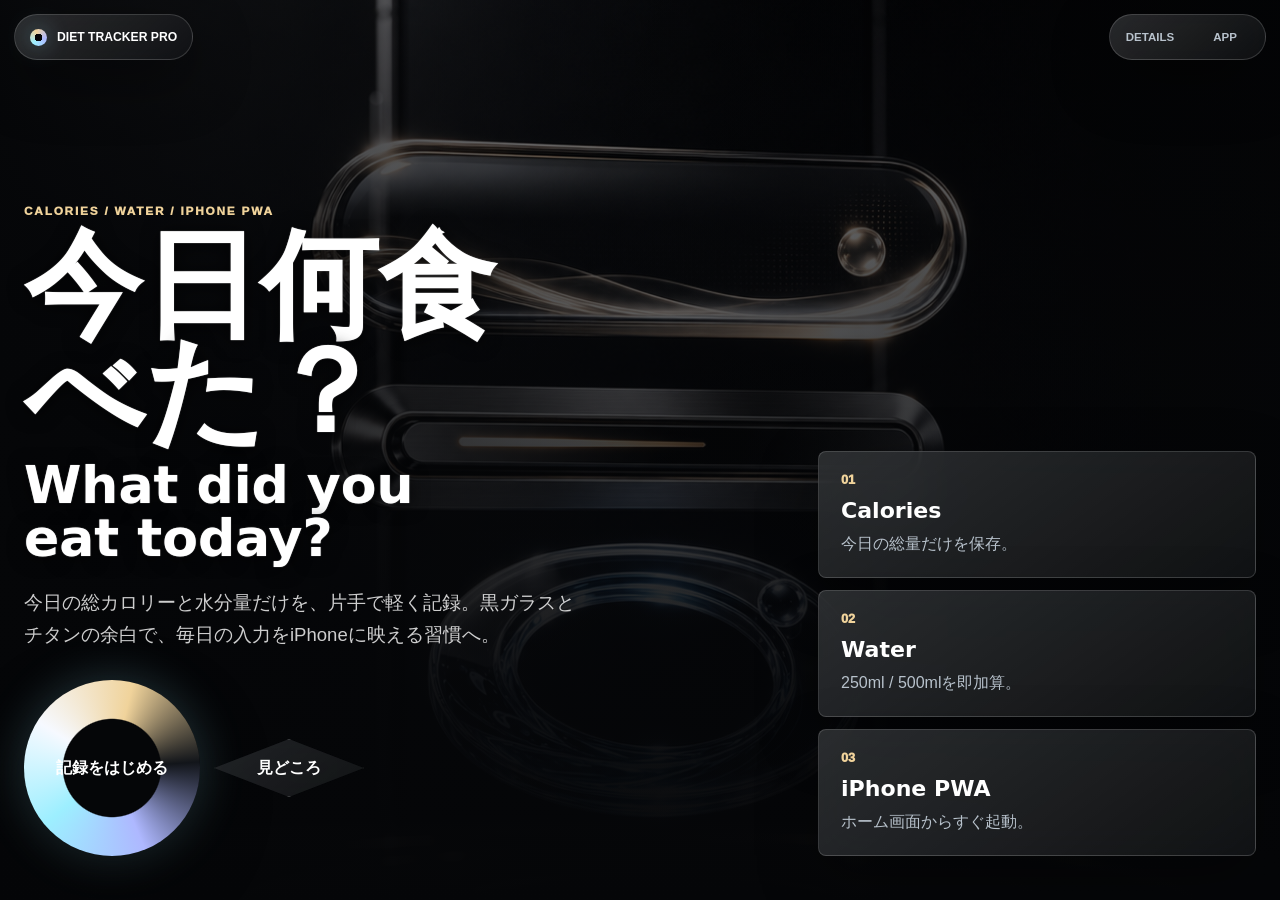
<file: docs/index.html>
<!doctype html>
<html lang="ja">
  <head>
    <meta charset="utf-8">
    <meta name="viewport" content="width=device-width, initial-scale=1, viewport-fit=cover">
    <meta name="theme-color" content="#050608">
    <meta name="description" content="Diet Tracker Pro is an iPhone-first web app for recording daily calories and water.">
    <meta name="format-detection" content="telephone=no, date=no, address=no, email=no">
    <title>Diet Tracker Pro | 今日何食べた？</title>
    <link rel="apple-touch-icon" href="./app/assets/apple-touch-icon-v2.png">
    <link rel="icon" href="./app/assets/icon.svg" type="image/svg+xml">
    <link rel="preload" href="./assets/apple-luxury-mobile.png" as="image" media="(max-width: 720px)">
    <link rel="preload" href="./assets/apple-luxury-controls.png" as="image" media="(min-width: 721px)">
    <link rel="stylesheet" href="./styles.css?v=1">
  </head>
  <body>
    <header class="topbar" aria-label="Site navigation">
      <a class="brand" href="./" aria-label="Diet Tracker Pro home">
        <span class="brand-dot"></span>
        <span>Diet Tracker Pro</span>
      </a>
      <nav class="nav-pill" aria-label="Primary">
        <a href="#details">Details</a>
        <a href="./app/">App</a>
      </nav>
    </header>

    <main>
      <section class="hero" aria-labelledby="hero-title">
        <picture class="hero-art" aria-hidden="true">
          <source media="(max-width: 720px)" srcset="./assets/apple-luxury-mobile.png">
          <img src="./assets/apple-luxury-controls.png" alt="">
        </picture>
        <div class="hero-veil" aria-hidden="true"></div>

        <div class="hero-copy">
          <p class="kicker">Calories / Water / iPhone PWA</p>
          <h1 id="hero-title">
            <span>今日何食べた？</span>
            <small>What did you eat today?</small>
          </h1>
          <p class="lead">今日の総カロリーと水分量だけを、片手で軽く記録。黒ガラスとチタンの余白で、毎日の入力をiPhoneに映える習慣へ。</p>
          <div class="cta-row">
            <a class="orb-cta" href="./app/"><span>記録をはじめる</span></a>
            <a class="slit-cta" href="#details"><span>見どころ</span></a>
          </div>
        </div>

        <div class="signal-list" id="details" aria-label="Feature summary">
          <article>
            <span>01</span>
            <strong>Calories</strong>
            <p>今日の総量だけを保存。</p>
          </article>
          <article>
            <span>02</span>
            <strong>Water</strong>
            <p>250ml / 500mlを即加算。</p>
          </article>
          <article>
            <span>03</span>
            <strong>iPhone PWA</strong>
            <p>ホーム画面からすぐ起動。</p>
          </article>
        </div>
      </section>
    </main>
  </body>
</html>
</file>
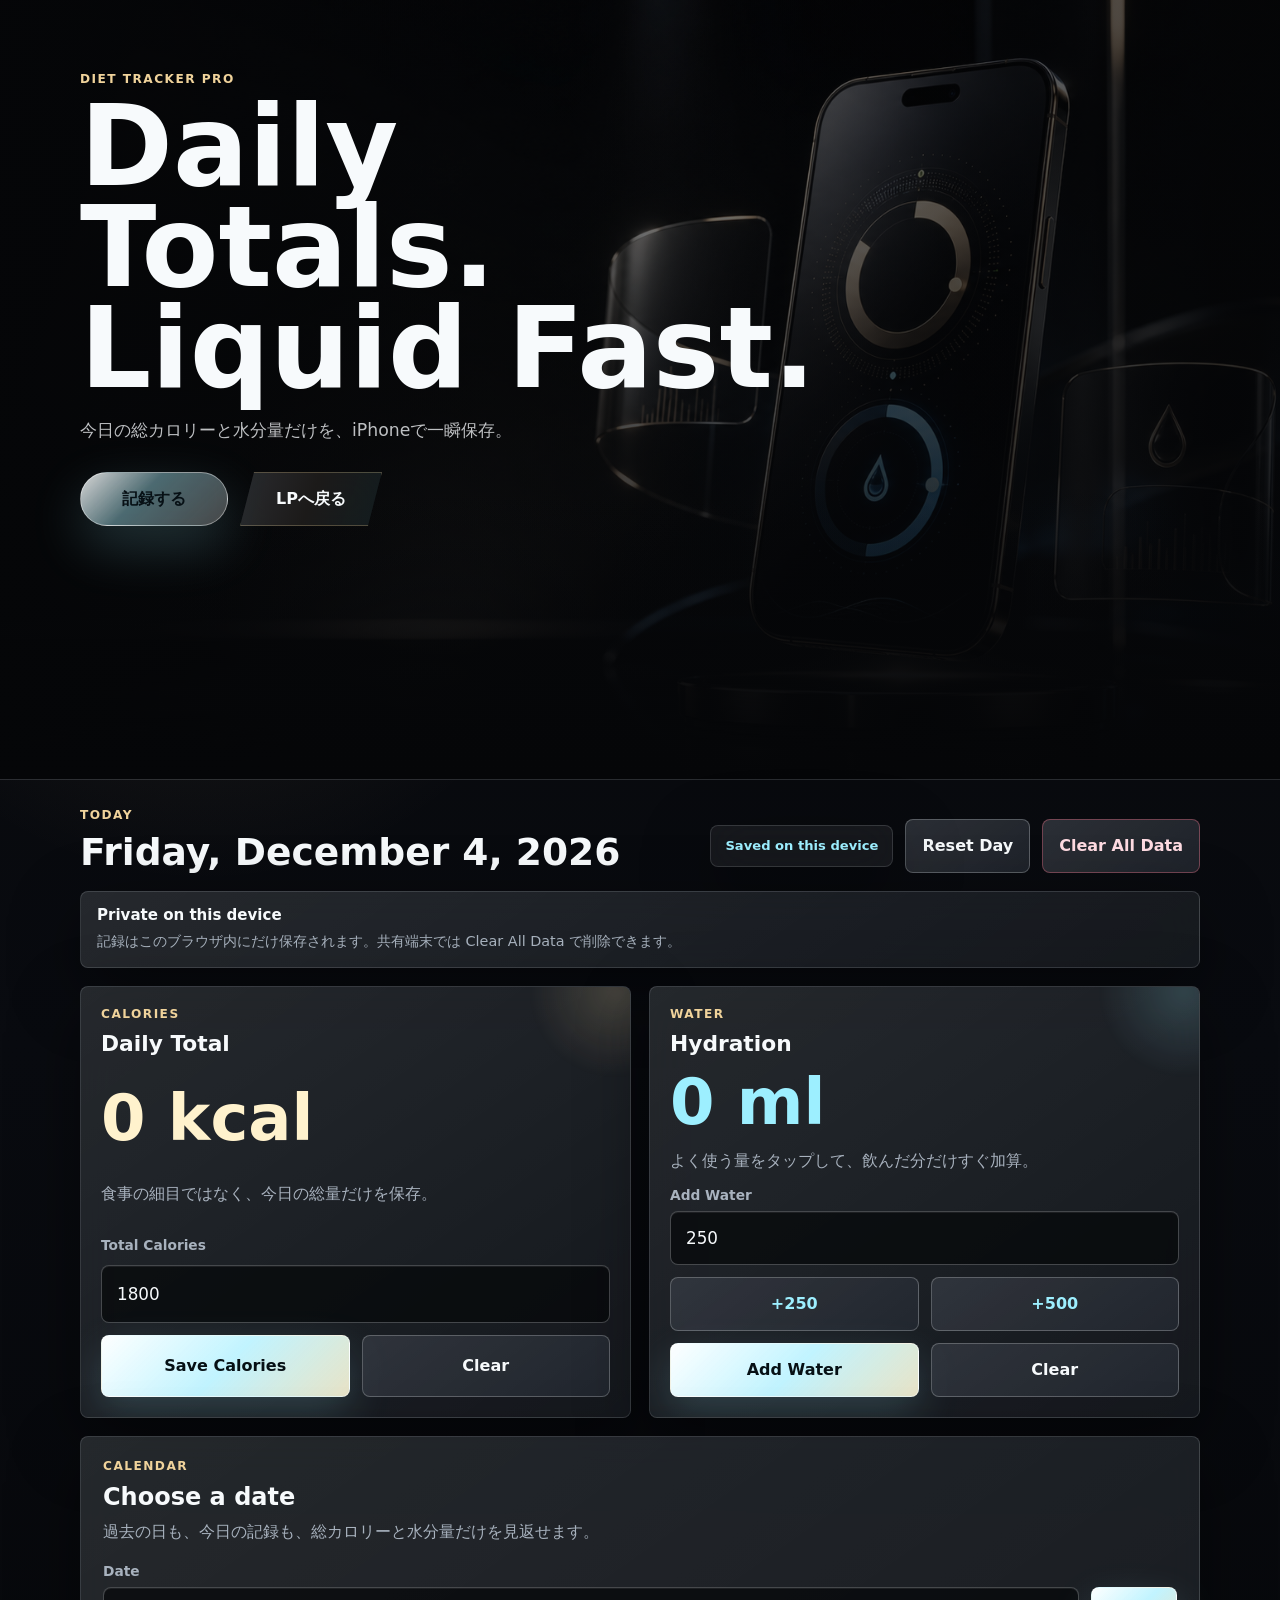
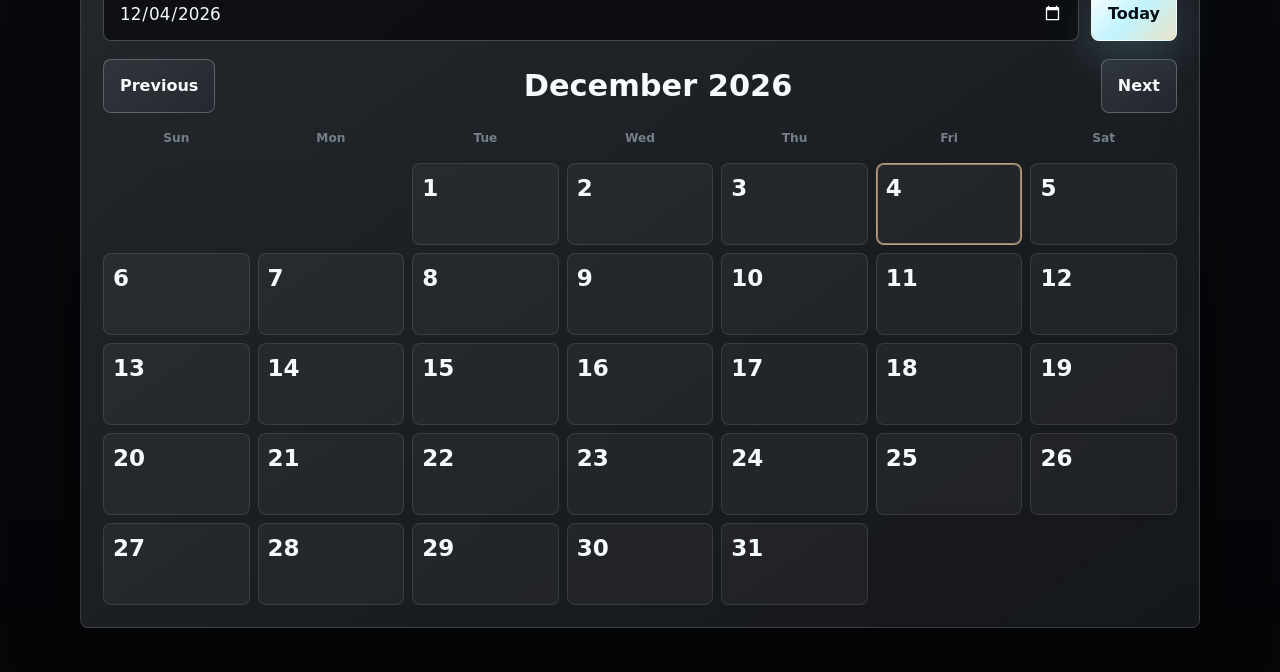
<file: docs/app/index.html>
<!doctype html>
<html lang="ja">
  <head>
    <meta charset="utf-8">
    <meta name="viewport" content="width=device-width, initial-scale=1, viewport-fit=cover">
    <meta name="theme-color" content="#050608">
    <meta name="application-name" content="Diet Tracker Pro">
    <meta name="format-detection" content="telephone=no, date=no, address=no, email=no">
    <meta name="apple-mobile-web-app-capable" content="yes">
    <meta name="apple-mobile-web-app-status-bar-style" content="black-translucent">
    <meta name="apple-mobile-web-app-title" content="Diet Tracker Pro">
    <meta name="mobile-web-app-capable" content="yes">
    <meta name="description" content="iPhone-first daily totals for calories and water.">
    <title>Diet Tracker Pro</title>
    <link rel="manifest" href="./manifest.webmanifest">
    <link rel="apple-touch-icon" href="./assets/apple-touch-icon-v2.png">
    <link rel="icon" href="./assets/icon.svg" type="image/svg+xml">
    <link rel="preload" href="./assets/apple-luxury-mobile.png" as="image">
    <link rel="stylesheet" href="./styles.css?v=2">
  </head>
  <body>
    <main class="app-shell">
      <header class="hero" aria-labelledby="app-title">
        <div class="hero-backdrop" aria-hidden="true"></div>
        <div class="hero-content">
          <p class="eyebrow">Diet Tracker Pro</p>
          <h1 id="app-title">Daily Totals. Liquid Fast.</h1>
          <p class="hero-copy">今日の総カロリーと水分量だけを、iPhoneで一瞬保存。</p>
          <div class="hero-actions" aria-label="Quick navigation">
            <a class="glass-pill" href="#dailyInput">記録する</a>
            <a class="titanium-slit" href="../">LPへ戻る</a>
          </div>
        </div>
      </header>

      <div class="page-shell" id="dailyInput">
        <header class="page-topbar">
          <div>
            <p class="eyebrow">Today</p>
            <h2 id="selectedDateLabel">Tuesday, April 22, 2026</h2>
          </div>
          <div class="topbar-actions">
            <span class="save-status" id="saveStatus" role="status">Saved on this device</span>
            <button class="ghost-button" id="resetDay" type="button">Reset Day</button>
            <button class="ghost-button danger-button" id="clearAllData" type="button">Clear All Data</button>
          </div>
        </header>

        <aside class="install-card" id="installCard" hidden>
          <div class="install-copy">
            <strong id="installTitle">Install as Web App</strong>
            <p id="installMessage">Safariで共有を開き、ホーム画面に追加するとさらに速く使えます。</p>
          </div>
          <div class="install-actions">
            <button class="primary-button install-button" id="installAction" type="button" hidden>Install</button>
            <button class="ghost-button" id="dismissInstall" type="button">Close</button>
          </div>
        </aside>

        <aside class="privacy-card" aria-label="Privacy note">
          <strong>Private on this device</strong>
          <p>記録はこのブラウザ内にだけ保存されます。共有端末では Clear All Data で削除できます。</p>
        </aside>

        <section class="metrics-grid" aria-label="Daily totals">
          <article class="metric-card calories-card">
            <div class="metric-head">
              <p class="eyebrow">Calories</p>
              <h3>Daily Total</h3>
            </div>
            <strong class="metric-value"><span id="caloriesValue">0</span> kcal</strong>
            <p class="metric-note">食事の細目ではなく、今日の総量だけを保存。</p>
            <form class="metric-form" id="calorieForm">
              <label class="field" for="caloriesInput">
                <span>Total Calories</span>
                <input id="caloriesInput" type="text" inputmode="numeric" value="1800">
              </label>
              <div class="action-row">
                <button class="primary-button" type="submit">Save Calories</button>
                <button class="ghost-button" id="clearCalories" type="button">Clear</button>
              </div>
            </form>
          </article>

          <article class="metric-card water-card">
            <div class="metric-head">
              <p class="eyebrow">Water</p>
              <h3>Hydration</h3>
            </div>
            <strong class="metric-value"><span id="waterValue">0</span> ml</strong>
            <p class="metric-note">よく使う量をタップして、飲んだ分だけすぐ加算。</p>
            <form class="metric-form" id="waterForm">
              <label class="field" for="waterInput">
                <span>Add Water</span>
                <input id="waterInput" type="text" inputmode="numeric" value="250">
              </label>
              <div class="action-grid compact-grid">
                <button class="ghost-button aqua-chip" type="button" data-water-add="250">+250</button>
                <button class="ghost-button aqua-chip" type="button" data-water-add="500">+500</button>
              </div>
              <div class="action-row">
                <button class="primary-button" type="submit">Add Water</button>
                <button class="ghost-button" id="clearWater" type="button">Clear</button>
              </div>
            </form>
          </article>
        </section>

        <section class="calendar-panel" aria-label="Calendar">
          <div class="panel-heading">
            <p class="eyebrow">Calendar</p>
            <h3>Choose a date</h3>
            <p class="panel-copy">過去の日も、今日の記録も、総カロリーと水分量だけを見返せます。</p>
          </div>

          <div class="calendar-tools">
            <label class="field date-field" for="dateInput">
              <span>Date</span>
              <input id="dateInput" type="date">
            </label>
            <button class="primary-button today-button" id="todayButton" type="button">Today</button>
          </div>

          <div class="month-bar">
            <button class="ghost-button month-button" id="prevMonth" type="button">Previous</button>
            <strong id="monthLabel">April 2026</strong>
            <button class="ghost-button month-button" id="nextMonth" type="button">Next</button>
          </div>

          <div class="weekday-row" aria-hidden="true">
            <span>Sun</span>
            <span>Mon</span>
            <span>Tue</span>
            <span>Wed</span>
            <span>Thu</span>
            <span>Fri</span>
            <span>Sat</span>
          </div>
          <div class="calendar-grid" id="calendarGrid" aria-label="Monthly calendar"></div>
        </section>
      </div>

      <script src="./app.js?v=2"></script>
    </main>
  </body>
</html>
</file>
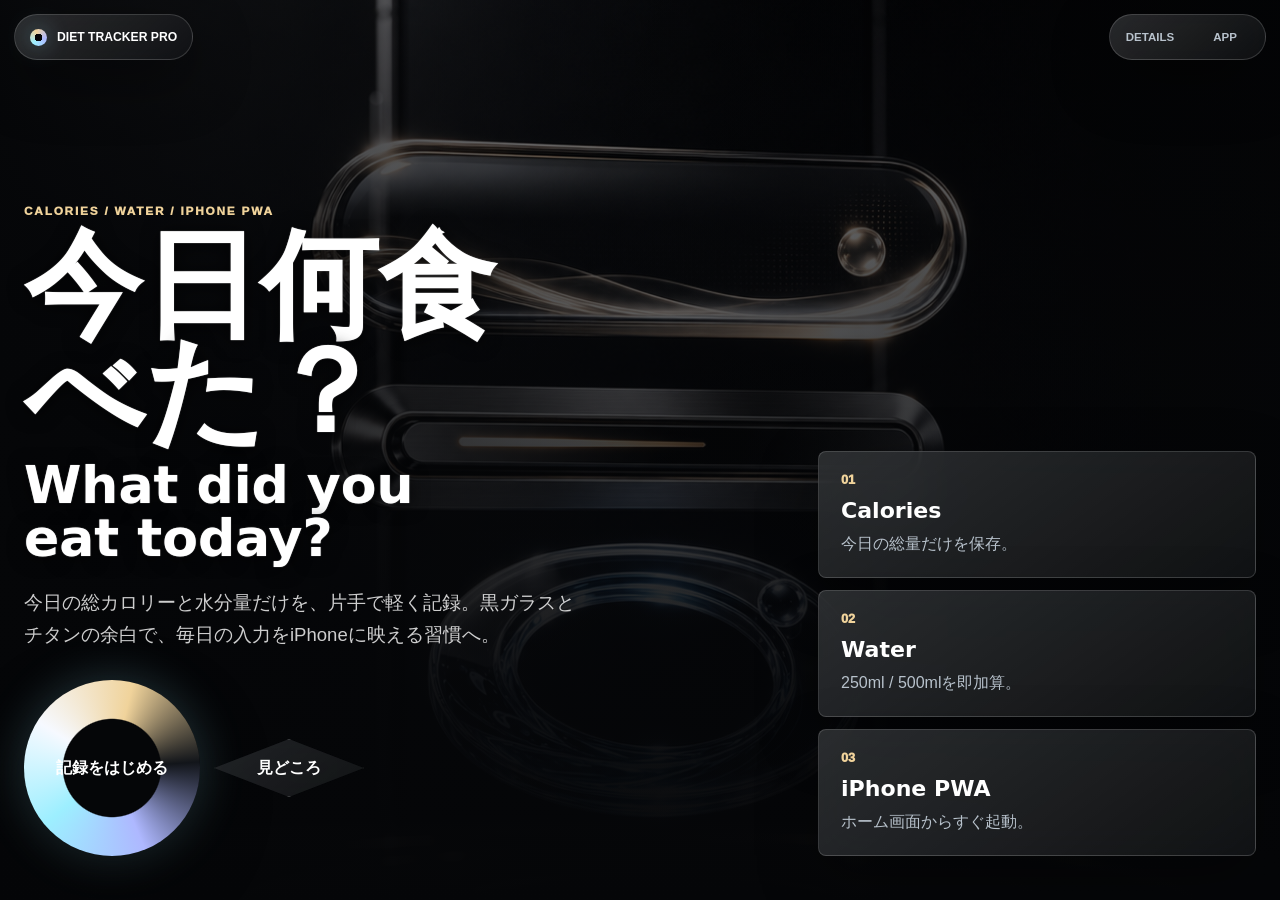
<file: docs/lp-concepts/index.html>
<!doctype html>
<html lang="ja">
  <head>
    <meta charset="utf-8">
    <meta name="viewport" content="width=device-width, initial-scale=1, viewport-fit=cover">
    <meta http-equiv="refresh" content="0; url=../">
    <meta name="robots" content="noindex">
    <title>Diet Tracker Pro</title>
    <script>
      window.location.replace("../");
    </script>
  </head>
  <body>
    <a href="../">Diet Tracker Pro</a>
  </body>
</html>
</file>
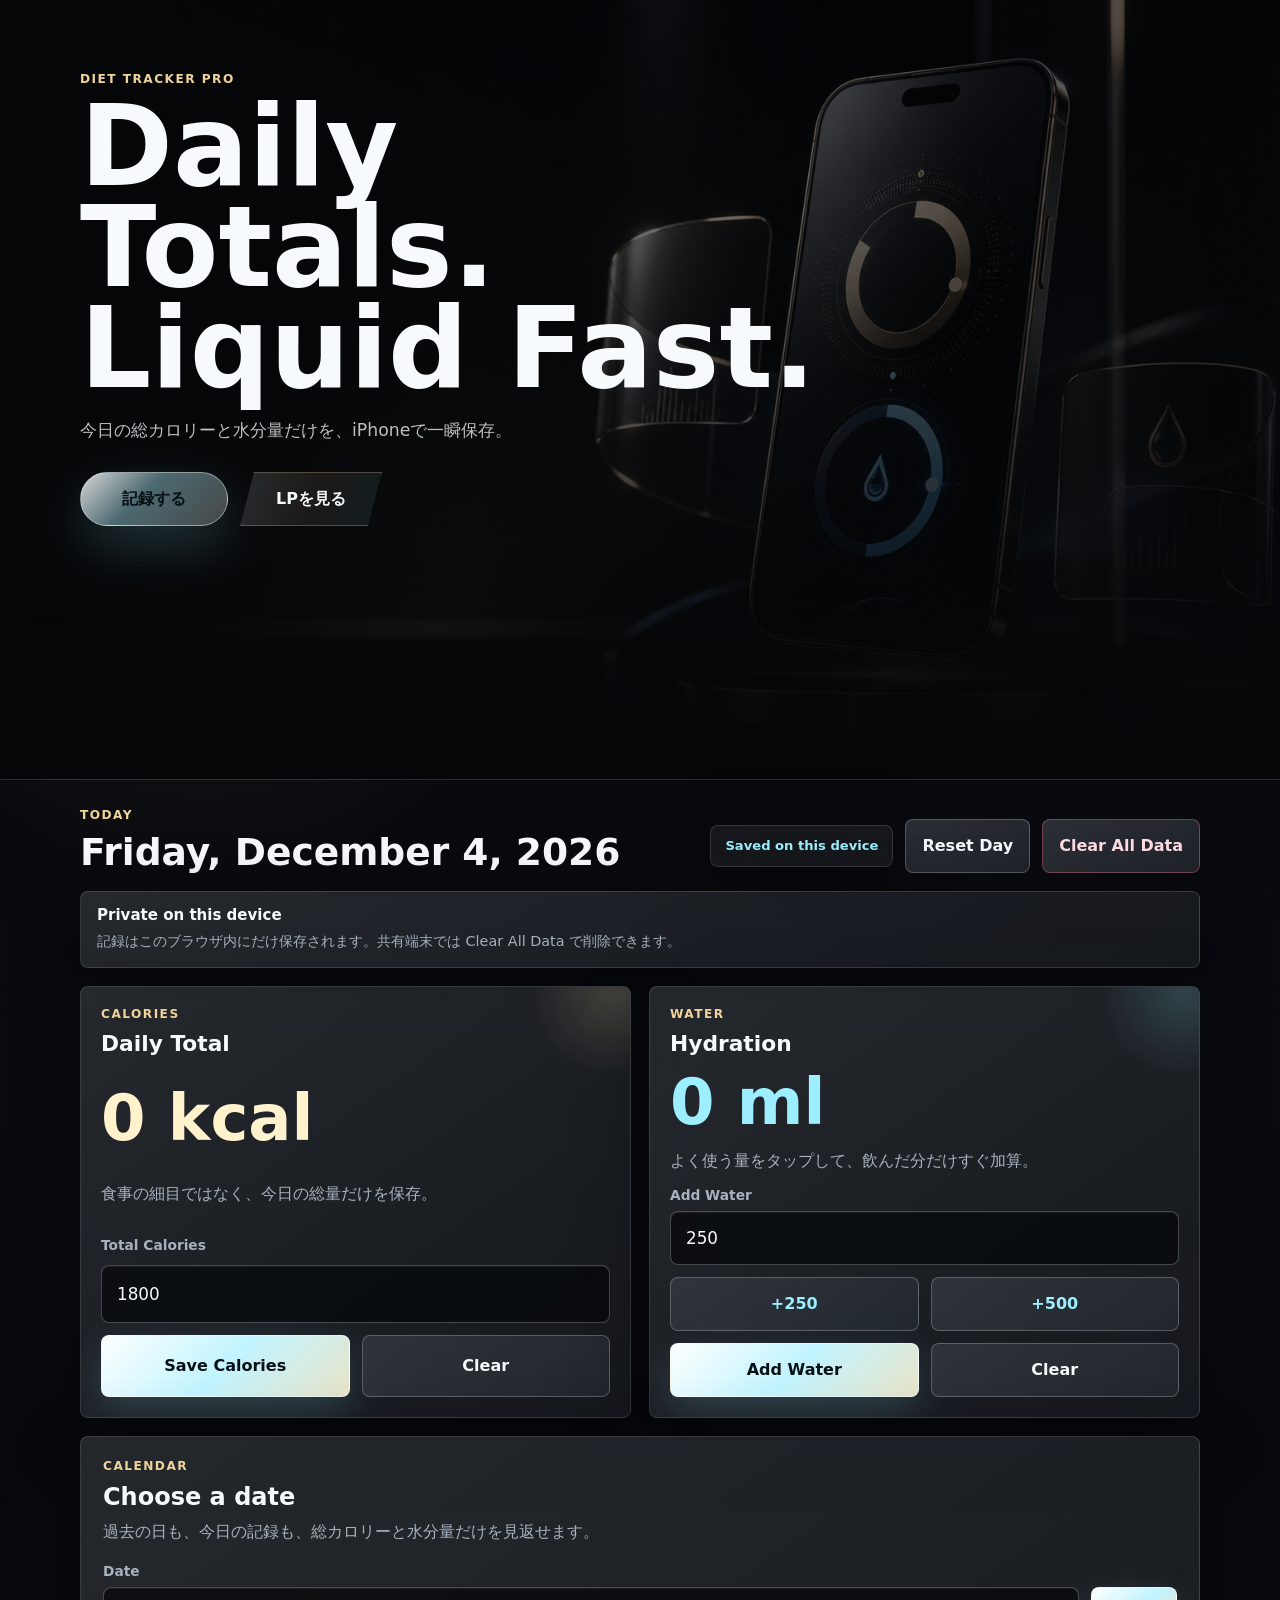
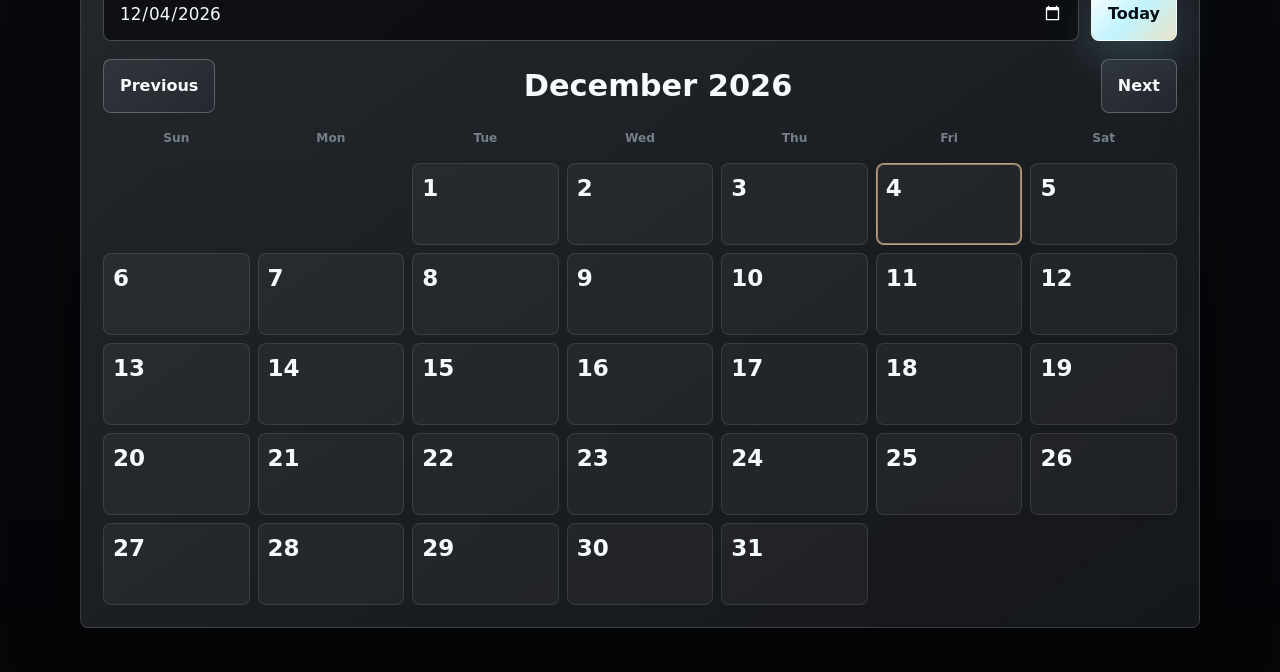
<file: works/diet-tracker-pro/index.html>
<!doctype html>
<html lang="ja">
  <head>
    <meta charset="utf-8">
    <meta name="viewport" content="width=device-width, initial-scale=1, viewport-fit=cover">
    <meta name="theme-color" content="#050608">
    <meta name="application-name" content="Diet Tracker Pro">
    <meta name="format-detection" content="telephone=no, date=no, address=no, email=no">
    <meta name="apple-mobile-web-app-capable" content="yes">
    <meta name="apple-mobile-web-app-status-bar-style" content="black-translucent">
    <meta name="apple-mobile-web-app-title" content="Diet Tracker Pro">
    <meta name="mobile-web-app-capable" content="yes">
    <meta name="description" content="iPhone-first daily totals for calories and water.">
    <title>Diet Tracker Pro</title>
    <link rel="manifest" href="./manifest.webmanifest">
    <link rel="apple-touch-icon" href="./assets/apple-touch-icon-v2.png">
    <link rel="icon" href="./assets/icon.svg" type="image/svg+xml">
    <link rel="preload" href="./assets/apple-luxury-mobile.png" as="image">
    <link rel="stylesheet" href="./styles.css?v=31">
  </head>
  <body>
    <main class="app-shell">
      <header class="hero" aria-labelledby="app-title">
        <div class="hero-backdrop" aria-hidden="true"></div>
        <div class="hero-content">
          <p class="eyebrow">Diet Tracker Pro</p>
          <h1 id="app-title">Daily Totals. Liquid Fast.</h1>
          <p class="hero-copy">今日の総カロリーと水分量だけを、iPhoneで一瞬保存。</p>
          <div class="hero-actions" aria-label="Quick navigation">
            <a class="glass-pill" href="#dailyInput">記録する</a>
            <a class="titanium-slit" href="./lp-concepts/">LPを見る</a>
          </div>
        </div>
      </header>

      <div class="page-shell" id="dailyInput">
        <header class="page-topbar">
          <div>
            <p class="eyebrow">Today</p>
            <h2 id="selectedDateLabel">Tuesday, April 22, 2026</h2>
          </div>
          <div class="topbar-actions">
            <span class="save-status" id="saveStatus" role="status">Saved on this device</span>
            <button class="ghost-button" id="resetDay" type="button">Reset Day</button>
            <button class="ghost-button danger-button" id="clearAllData" type="button">Clear All Data</button>
          </div>
        </header>

        <aside class="install-card" id="installCard" hidden>
          <div class="install-copy">
            <strong id="installTitle">Install as Web App</strong>
            <p id="installMessage">Safariで共有を開き、ホーム画面に追加するとさらに速く使えます。</p>
          </div>
          <div class="install-actions">
            <button class="primary-button install-button" id="installAction" type="button" hidden>Install</button>
            <button class="ghost-button" id="dismissInstall" type="button">Close</button>
          </div>
        </aside>

        <aside class="privacy-card" aria-label="Privacy note">
          <strong>Private on this device</strong>
          <p>記録はこのブラウザ内にだけ保存されます。共有端末では Clear All Data で削除できます。</p>
        </aside>

        <section class="metrics-grid" aria-label="Daily totals">
          <article class="metric-card calories-card">
            <div class="metric-head">
              <p class="eyebrow">Calories</p>
              <h3>Daily Total</h3>
            </div>
            <strong class="metric-value"><span id="caloriesValue">0</span> kcal</strong>
            <p class="metric-note">食事の細目ではなく、今日の総量だけを保存。</p>
            <form class="metric-form" id="calorieForm">
              <label class="field" for="caloriesInput">
                <span>Total Calories</span>
                <input id="caloriesInput" type="text" inputmode="numeric" value="1800">
              </label>
              <div class="action-row">
                <button class="primary-button" type="submit">Save Calories</button>
                <button class="ghost-button" id="clearCalories" type="button">Clear</button>
              </div>
            </form>
          </article>

          <article class="metric-card water-card">
            <div class="metric-head">
              <p class="eyebrow">Water</p>
              <h3>Hydration</h3>
            </div>
            <strong class="metric-value"><span id="waterValue">0</span> ml</strong>
            <p class="metric-note">よく使う量をタップして、飲んだ分だけすぐ加算。</p>
            <form class="metric-form" id="waterForm">
              <label class="field" for="waterInput">
                <span>Add Water</span>
                <input id="waterInput" type="text" inputmode="numeric" value="250">
              </label>
              <div class="action-grid compact-grid">
                <button class="ghost-button aqua-chip" type="button" data-water-add="250">+250</button>
                <button class="ghost-button aqua-chip" type="button" data-water-add="500">+500</button>
              </div>
              <div class="action-row">
                <button class="primary-button" type="submit">Add Water</button>
                <button class="ghost-button" id="clearWater" type="button">Clear</button>
              </div>
            </form>
          </article>
        </section>

        <section class="calendar-panel" aria-label="Calendar">
          <div class="panel-heading">
            <p class="eyebrow">Calendar</p>
            <h3>Choose a date</h3>
            <p class="panel-copy">過去の日も、今日の記録も、総カロリーと水分量だけを見返せます。</p>
          </div>

          <div class="calendar-tools">
            <label class="field date-field" for="dateInput">
              <span>Date</span>
              <input id="dateInput" type="date">
            </label>
            <button class="primary-button today-button" id="todayButton" type="button">Today</button>
          </div>

          <div class="month-bar">
            <button class="ghost-button month-button" id="prevMonth" type="button">Previous</button>
            <strong id="monthLabel">April 2026</strong>
            <button class="ghost-button month-button" id="nextMonth" type="button">Next</button>
          </div>

          <div class="weekday-row" aria-hidden="true">
            <span>Sun</span>
            <span>Mon</span>
            <span>Tue</span>
            <span>Wed</span>
            <span>Thu</span>
            <span>Fri</span>
            <span>Sat</span>
          </div>
          <div class="calendar-grid" id="calendarGrid" aria-label="Monthly calendar"></div>
        </section>
      </div>

      <script src="./app.js?v=31"></script>
    </main>
  </body>
</html>
</file>
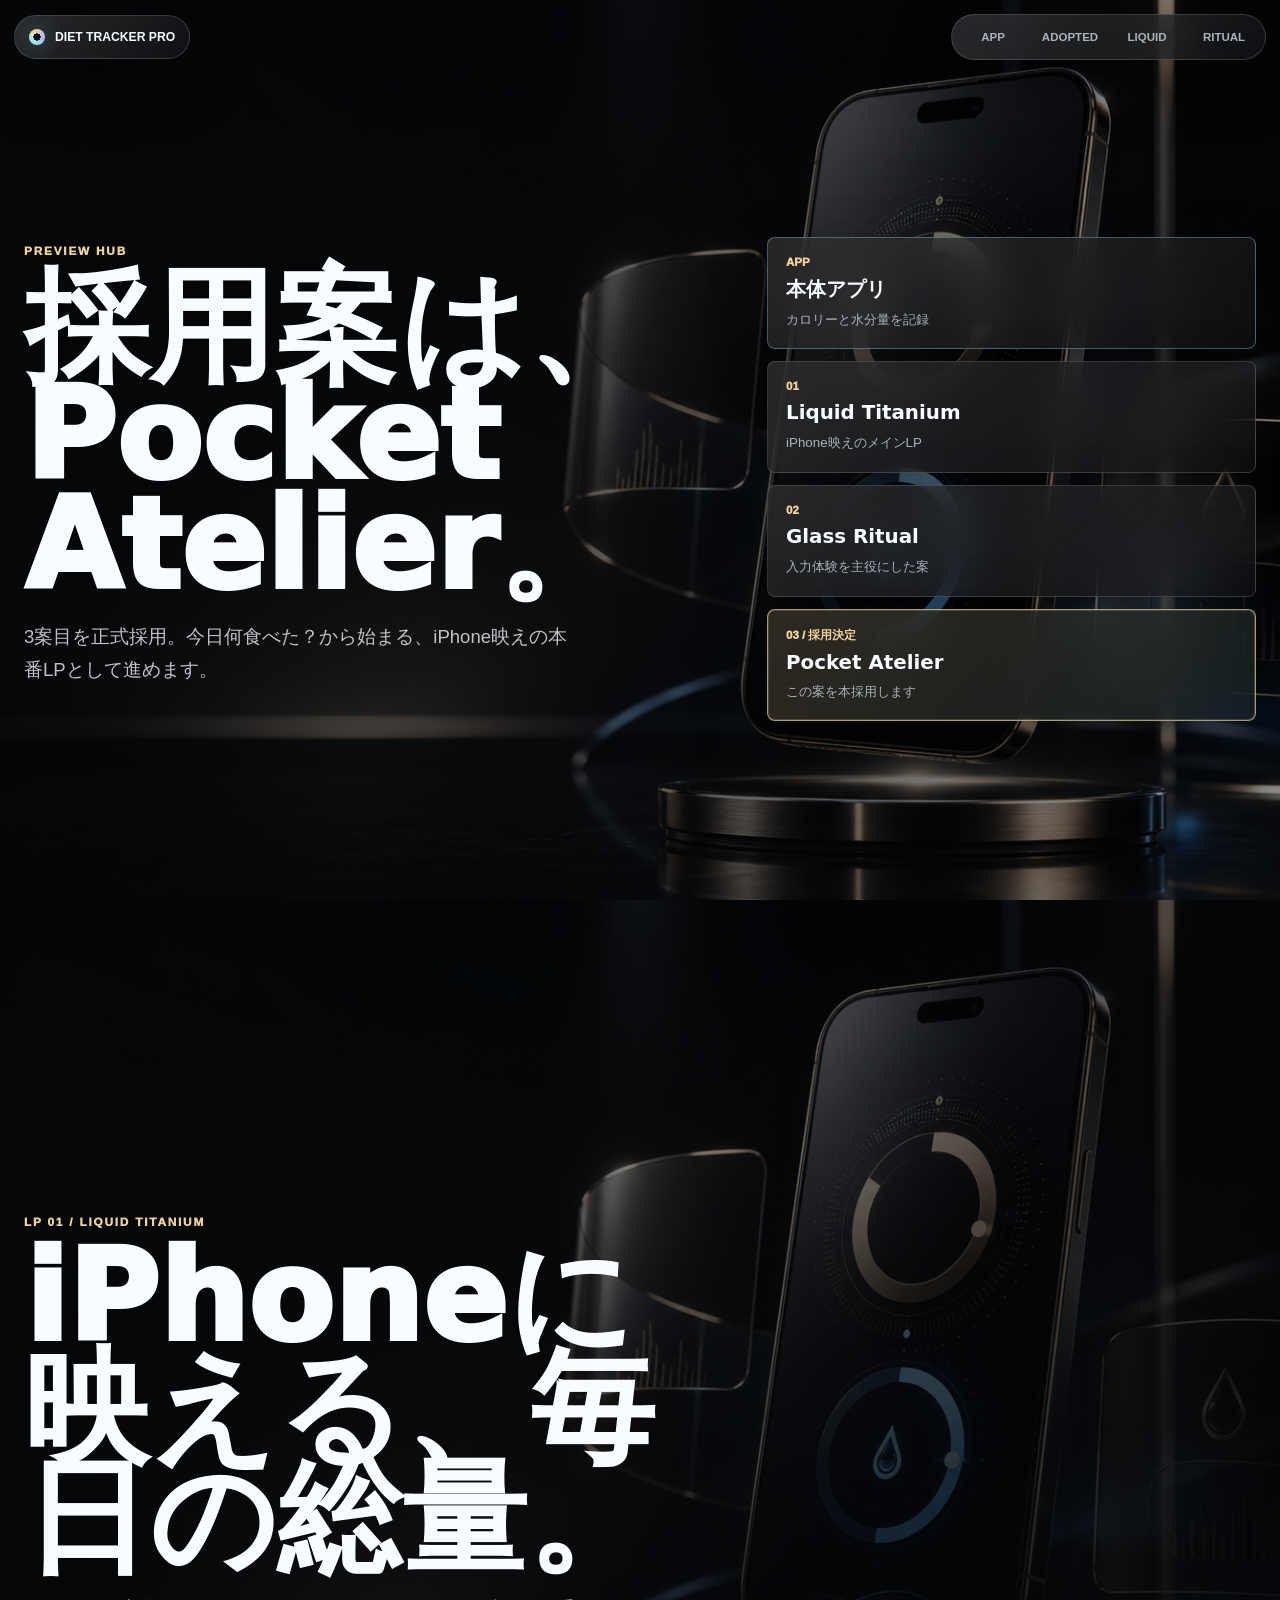
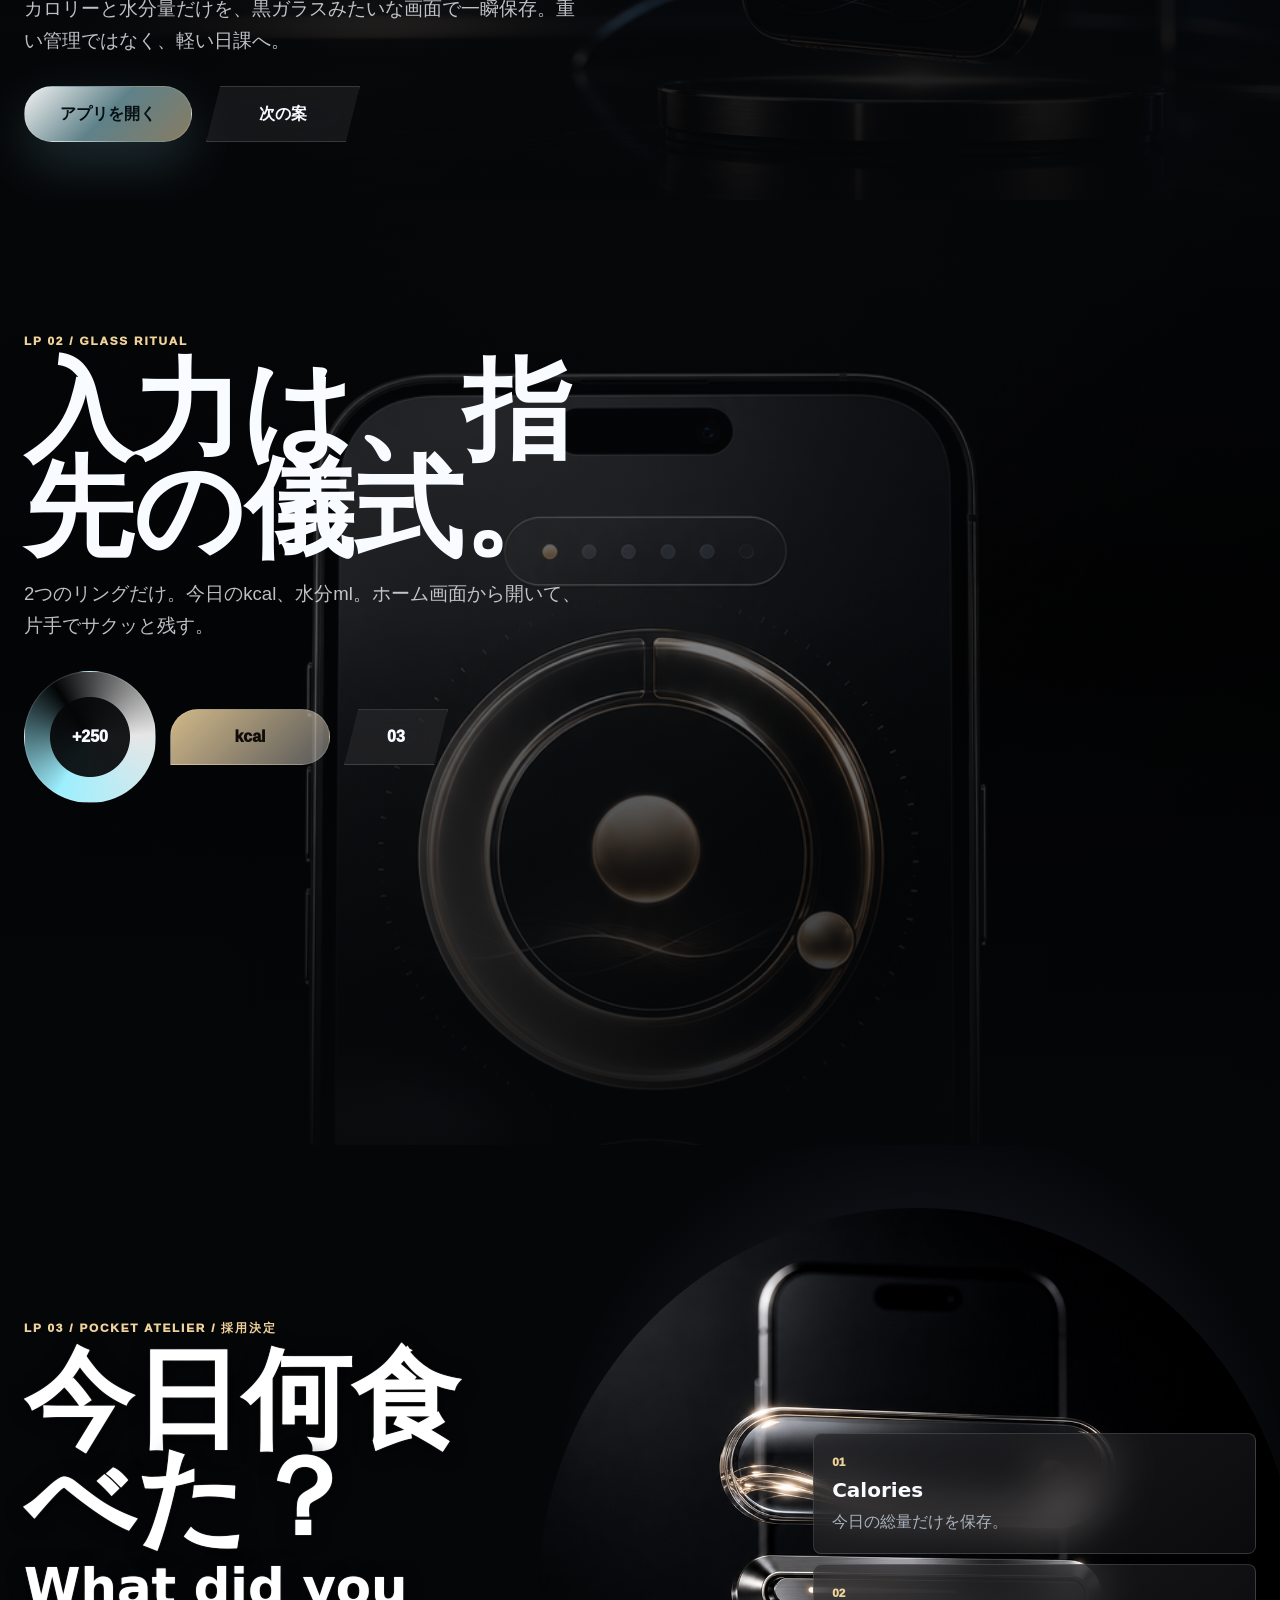
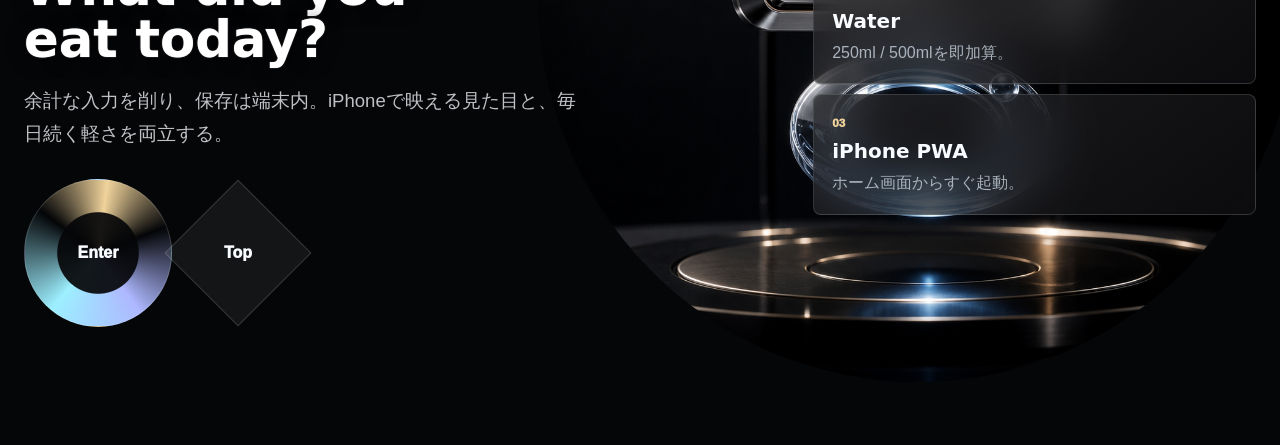
<file: works/diet-tracker-pro/lp-concepts/index.html>
<!doctype html>
<html lang="ja">
  <head>
    <meta charset="utf-8">
    <meta name="viewport" content="width=device-width, initial-scale=1, viewport-fit=cover">
    <meta name="theme-color" content="#050608">
    <meta name="description" content="Diet Tracker Pro Apple luxury landing page concepts.">
    <title>Diet Tracker Pro iPhone Luxury LP</title>
    <link rel="preload" href="./assets/apple-luxury-wide.png" as="image">
    <link rel="stylesheet" href="./styles.css">
  </head>
  <body>
    <header class="concept-bar" aria-label="Concept navigation">
      <a class="brand" href="#atelier">
        <span class="brand-dot"></span>
        <span>Diet Tracker Pro</span>
      </a>
      <nav class="tabs" aria-label="LP concepts">
        <a href="../index.html">App</a>
        <a href="#atelier">Adopted</a>
        <a href="#liquid">Liquid</a>
        <a href="#ritual">Ritual</a>
      </nav>
    </header>

    <main>
      <section class="viewer" aria-labelledby="viewer-title">
        <div class="viewer-copy">
          <p class="kicker">Preview Hub</p>
          <h1 id="viewer-title">採用案は、Pocket Atelier。</h1>
          <p class="lead">3案目を正式採用。今日何食べた？から始まる、iPhone映えの本番LPとして進めます。</p>
        </div>
        <div class="viewer-grid" aria-label="Preview links">
          <a class="viewer-card app-card" href="../index.html">
            <span>App</span>
            <strong>本体アプリ</strong>
            <small>カロリーと水分量を記録</small>
          </a>
          <a class="viewer-card" href="#liquid">
            <span>01</span>
            <strong>Liquid Titanium</strong>
            <small>iPhone映えのメインLP</small>
          </a>
          <a class="viewer-card" href="#ritual">
            <span>02</span>
            <strong>Glass Ritual</strong>
            <small>入力体験を主役にした案</small>
          </a>
          <a class="viewer-card adopted-card" href="#atelier">
            <span>03 / 採用決定</span>
            <strong>Pocket Atelier</strong>
            <small>この案を本採用します</small>
          </a>
        </div>
      </section>

      <section class="concept liquid" id="liquid" aria-labelledby="liquid-title">
        <img class="hero-art wide-art" src="./assets/apple-luxury-wide.png" alt="">
        <div class="veil"></div>
        <div class="copy-block">
          <p class="kicker">LP 01 / Liquid Titanium</p>
          <h1 id="liquid-title">iPhoneに映える、毎日の総量。</h1>
          <p class="lead">カロリーと水分量だけを、黒ガラスみたいな画面で一瞬保存。重い管理ではなく、軽い日課へ。</p>
          <div class="cta-row">
            <a class="liquid-button" href="../index.html"><span>アプリを開く</span></a>
            <a class="slit-button" href="#ritual"><span>次の案</span></a>
          </div>
        </div>
      </section>

      <section class="concept ritual" id="ritual" aria-labelledby="ritual-title">
        <img class="hero-art mobile-art" src="./assets/apple-luxury-mobile.png" alt="">
        <div class="veil mobile-veil"></div>
        <div class="copy-block ritual-copy">
          <p class="kicker">LP 02 / Glass Ritual</p>
          <h2 id="ritual-title">入力は、指先の儀式。</h2>
          <p class="lead">2つのリングだけ。今日のkcal、水分ml。ホーム画面から開いて、片手でサクッと残す。</p>
          <div class="glass-actions" aria-label="Fast input actions">
            <a class="water-ring" href="../index.html"><span>+250</span></a>
            <a class="calorie-pill" href="../index.html"><span>kcal</span></a>
            <a class="micro-slit" href="#atelier"><span>03</span></a>
          </div>
        </div>
      </section>

      <section class="concept atelier" id="atelier" aria-labelledby="atelier-title">
        <div class="atelier-art" aria-hidden="true">
          <img src="./assets/apple-luxury-controls.png" alt="">
        </div>
        <div class="copy-block">
          <p class="kicker">LP 03 / Pocket Atelier / 採用決定</p>
          <h2 class="clear-title" id="atelier-title">
            <span>今日何食べた？</span>
            <small>What did you eat today?</small>
          </h2>
          <p class="lead">余計な入力を削り、保存は端末内。iPhoneで映える見た目と、毎日続く軽さを両立する。</p>
          <div class="cta-row">
            <a class="orb-button" href="../index.html"><span>Enter</span></a>
            <a class="diamond-button" href="#liquid"><span>Top</span></a>
          </div>
        </div>
        <div class="signal-list" aria-label="Feature signals">
          <article>
            <span>01</span>
            <strong>Calories</strong>
            <p>今日の総量だけを保存。</p>
          </article>
          <article>
            <span>02</span>
            <strong>Water</strong>
            <p>250ml / 500mlを即加算。</p>
          </article>
          <article>
            <span>03</span>
            <strong>iPhone PWA</strong>
            <p>ホーム画面からすぐ起動。</p>
          </article>
        </div>
      </section>
    </main>
  </body>
</html>
</file>
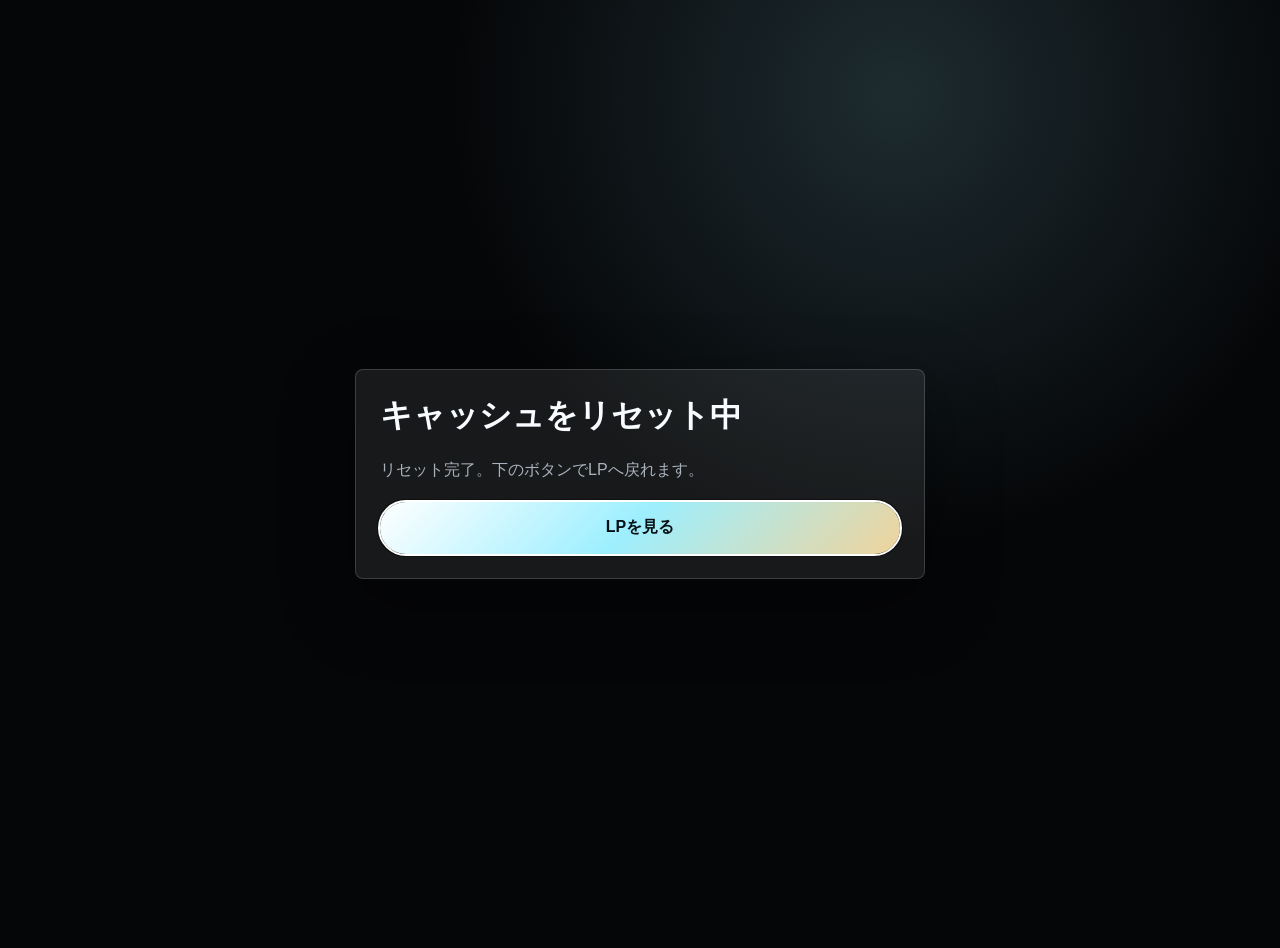
<file: works/diet-tracker-pro/clear-cache.html>
<!doctype html>
<html lang="ja">
  <head>
    <meta charset="utf-8">
    <meta name="viewport" content="width=device-width, initial-scale=1, viewport-fit=cover">
    <meta name="theme-color" content="#050608">
    <title>Diet Tracker Pro Cache Reset</title>
    <style>
      :root {
        color-scheme: dark;
        font-family: -apple-system, BlinkMacSystemFont, "Segoe UI", sans-serif;
      }

      body {
        display: grid;
        min-height: 100svh;
        place-items: center;
        margin: 0;
        padding: 24px;
        background: radial-gradient(circle at 70% 10%, rgba(157, 239, 255, 0.16), transparent 28rem), #050608;
        color: #f8fbff;
      }

      main {
        display: grid;
        width: min(520px, 100%);
        gap: 18px;
        padding: 24px;
        border: 1px solid rgba(248, 251, 255, 0.16);
        border-radius: 8px;
        background: rgba(255, 255, 255, 0.08);
        box-shadow: 0 24px 72px rgba(0, 0, 0, 0.42);
      }

      h1,
      p {
        margin: 0;
      }

      p {
        color: #a9b3bd;
        line-height: 1.7;
      }

      a {
        display: inline-grid;
        min-height: 52px;
        place-items: center;
        border-radius: 999px;
        background: linear-gradient(135deg, #ffffff, #9defff 48%, #f0d39b);
        color: #061015;
        font-weight: 800;
        text-decoration: none;
      }
    </style>
  </head>
  <body>
    <main>
      <h1>キャッシュをリセット中</h1>
      <p id="status">Service Workerと古いキャッシュを削除しています。</p>
      <a id="nextLink" href="./lp-concepts/?fresh=1">LPを見る</a>
    </main>
    <script>
      const statusText = document.querySelector("#status");
      const nextLink = document.querySelector("#nextLink");

      async function clearAppCache() {
        const appScope = new URL("./", location.href).href;

        if ("serviceWorker" in navigator) {
          const registrations = await navigator.serviceWorker.getRegistrations();
          await Promise.all(
            registrations
              .filter((registration) => registration.scope === appScope)
              .map((registration) => registration.unregister())
          );
        }

        if ("caches" in window) {
          const names = await caches.keys();
          await Promise.all(
            names
              .filter((name) => name.startsWith("diet-tracker-pro-"))
              .map((name) => caches.delete(name))
          );
        }

        Object.keys(localStorage)
          .filter((key) => key.startsWith("diet-tracker-pro-"))
          .forEach((key) => localStorage.removeItem(key));

        statusText.textContent = "リセット完了。下のボタンでLPへ戻れます。";
        nextLink.focus();
      }

      clearAppCache().catch(() => {
        statusText.textContent = "自動リセットに失敗しました。下のボタンでLPへ戻って再読み込みしてください。";
      });
    </script>
  </body>
</html>
</file>
<file: docs/styles.css>
:root {
  color-scheme: dark;
  --bg: #050608;
  --ink: #ffffff;
  --muted: #b8c2cc;
  --line: rgba(255, 255, 255, 0.16);
  --glass: rgba(12, 15, 19, 0.62);
  --aqua: #9defff;
  --gold: #f0d39b;
  --violet: #aeb8ff;
  --display: "Avenir Next", "SF Pro Display", Inter, system-ui, sans-serif;
  --body: Inter, -apple-system, BlinkMacSystemFont, "Segoe UI", sans-serif;
  font-family: var(--body);
  font-size: 16px;
}

* {
  box-sizing: border-box;
}

html {
  min-height: 100%;
  background: var(--bg);
  scroll-behavior: smooth;
  -webkit-text-size-adjust: 100%;
}

body {
  margin: 0;
  min-height: 100vh;
  min-height: 100svh;
  overflow-x: hidden;
  background: #050608;
  color: var(--ink);
  -webkit-font-smoothing: antialiased;
}

a {
  color: inherit;
  text-decoration: none;
}

img {
  display: block;
}

h1,
p {
  margin-top: 0;
}

.topbar {
  position: fixed;
  top: max(14px, env(safe-area-inset-top));
  left: max(14px, env(safe-area-inset-left));
  right: max(14px, env(safe-area-inset-right));
  z-index: 20;
  display: flex;
  align-items: center;
  justify-content: space-between;
  gap: 12px;
  pointer-events: none;
}

.brand,
.nav-pill {
  pointer-events: auto;
  border: 1px solid var(--line);
  background:
    linear-gradient(140deg, rgba(255, 255, 255, 0.14), rgba(255, 255, 255, 0.035)),
    rgba(7, 9, 12, 0.66);
  box-shadow: 0 20px 60px rgba(0, 0, 0, 0.42);
  backdrop-filter: blur(22px);
}

.brand {
  display: inline-flex;
  align-items: center;
  min-height: 46px;
  max-width: min(60vw, 270px);
  padding: 0 15px;
  gap: 10px;
  border-radius: 999px;
  font-size: 0.76rem;
  font-weight: 900;
  text-transform: uppercase;
}

.brand span:last-child {
  overflow: hidden;
  text-overflow: ellipsis;
  white-space: nowrap;
}

.brand-dot {
  flex: 0 0 auto;
  width: 17px;
  height: 17px;
  border-radius: 50%;
  background:
    radial-gradient(circle, var(--bg) 0 31%, transparent 32%),
    conic-gradient(from 220deg, var(--aqua), var(--gold), var(--violet), var(--aqua));
  box-shadow: 0 0 22px rgba(157, 239, 255, 0.36);
}

.nav-pill {
  display: flex;
  padding: 5px;
  gap: 5px;
  border-radius: 999px;
}

.nav-pill a {
  display: grid;
  min-width: 70px;
  min-height: 34px;
  place-items: center;
  border-radius: 999px;
  color: var(--muted);
  font-size: 0.72rem;
  font-weight: 900;
  text-transform: uppercase;
}

.nav-pill a:hover,
.nav-pill a:focus-visible {
  background: rgba(255, 255, 255, 0.12);
  color: var(--ink);
  outline: none;
}

.hero {
  position: relative;
  isolation: isolate;
  display: grid;
  min-height: 100vh;
  min-height: 100svh;
  padding:
    max(120px, calc(env(safe-area-inset-top) + 96px))
    max(24px, env(safe-area-inset-right))
    max(44px, env(safe-area-inset-bottom))
    max(24px, env(safe-area-inset-left));
  align-items: end;
  overflow: hidden;
}

.hero-art,
.hero-art img,
.hero-veil {
  position: absolute;
  inset: 0;
}

.hero-art {
  z-index: -3;
}

.hero-art img {
  width: 100%;
  height: 100%;
  object-fit: cover;
  object-position: 62% center;
}

.hero-veil {
  z-index: -2;
  background:
    linear-gradient(90deg, rgba(5, 6, 8, 0.92), rgba(5, 6, 8, 0.3) 52%, rgba(5, 6, 8, 0.74)),
    linear-gradient(180deg, rgba(5, 6, 8, 0.12), rgba(5, 6, 8, 0.92) 78%, #050608);
}

.hero-copy {
  position: relative;
  z-index: 2;
  width: min(720px, 100%);
}

.kicker {
  margin-bottom: 14px;
  color: var(--gold);
  font-size: 0.74rem;
  font-weight: 950;
  letter-spacing: 0.15em;
  text-transform: uppercase;
}

h1 {
  display: grid;
  max-width: 11ch;
  gap: 14px;
  margin-bottom: 22px;
  color: #ffffff;
  font-family: var(--display);
  font-size: clamp(3.15rem, 10vw, 7.4rem);
  font-weight: 950;
  line-height: 0.9;
  letter-spacing: 0;
  text-shadow:
    0 2px 18px rgba(0, 0, 0, 0.72),
    0 0 1px rgba(255, 255, 255, 0.95);
  text-wrap: balance;
}

h1 span,
h1 small {
  color: #ffffff;
}

h1 small {
  display: block;
  max-width: 18ch;
  font-family: var(--display);
  font-size: clamp(1.65rem, 4.8vw, 3.25rem);
  font-weight: 900;
  line-height: 1.02;
  letter-spacing: 0;
}

.lead {
  max-width: 35rem;
  margin-bottom: 28px;
  color: rgba(255, 255, 255, 0.8);
  font-size: clamp(1rem, 2vw, 1.16rem);
  line-height: 1.76;
}

.cta-row {
  display: flex;
  flex-wrap: wrap;
  align-items: center;
  gap: 14px;
}

.orb-cta,
.slit-cta {
  position: relative;
  display: inline-grid;
  min-height: 58px;
  place-items: center;
  font-weight: 950;
  letter-spacing: 0;
  touch-action: manipulation;
}

.orb-cta {
  width: 176px;
  height: 176px;
  border-radius: 50%;
  background:
    radial-gradient(circle, #050608 0 39%, transparent 40%),
    conic-gradient(from 230deg, var(--aqua), #f6f9ff, var(--gold), #12151a, var(--violet), var(--aqua));
  color: #ffffff;
  box-shadow:
    0 24px 70px rgba(0, 0, 0, 0.42),
    0 0 46px rgba(157, 239, 255, 0.23);
}

.orb-cta span {
  max-width: 7.5rem;
  text-align: center;
  line-height: 1.25;
}

.slit-cta {
  min-width: 150px;
  padding: 0 26px;
  border: 1px solid rgba(255, 255, 255, 0.18);
  background:
    linear-gradient(145deg, rgba(255, 255, 255, 0.1), rgba(255, 255, 255, 0.035)),
    var(--glass);
  clip-path: polygon(50% 0, 100% 50%, 50% 100%, 0 50%);
  color: #ffffff;
  backdrop-filter: blur(20px);
}

.signal-list {
  position: absolute;
  right: max(24px, env(safe-area-inset-right));
  bottom: max(44px, env(safe-area-inset-bottom));
  z-index: 3;
  display: grid;
  width: min(438px, calc(100% - 48px));
  gap: 12px;
}

.signal-list article {
  min-height: 112px;
  padding: 20px 22px;
  border: 1px solid var(--line);
  border-radius: 8px;
  background:
    linear-gradient(145deg, rgba(255, 255, 255, 0.14), rgba(255, 255, 255, 0.035)),
    rgba(9, 12, 15, 0.72);
  box-shadow: 0 20px 58px rgba(0, 0, 0, 0.34);
  backdrop-filter: blur(22px);
}

.signal-list span {
  display: block;
  margin-bottom: 12px;
  color: var(--gold);
  font-size: 0.8rem;
  font-weight: 950;
}

.signal-list strong {
  display: block;
  margin-bottom: 9px;
  font-family: var(--display);
  font-size: 1.38rem;
  line-height: 1.1;
}

.signal-list p {
  margin-bottom: 0;
  color: var(--muted);
  line-height: 1.55;
}

@media (max-width: 900px) {
  .hero {
    min-height: auto;
    padding-bottom: max(34px, env(safe-area-inset-bottom));
  }

  .hero-copy {
    padding-bottom: 28px;
  }

  .signal-list {
    position: relative;
    right: auto;
    bottom: auto;
    width: 100%;
    margin-top: 8px;
  }
}

@media (max-width: 640px) {
  .topbar {
    align-items: flex-start;
  }

  .brand {
    max-width: 52vw;
    min-height: 44px;
    padding: 0 12px;
  }

  .nav-pill a {
    min-width: 54px;
    min-height: 34px;
    font-size: 0.68rem;
  }

  .hero {
    padding-left: max(18px, env(safe-area-inset-left));
    padding-right: max(18px, env(safe-area-inset-right));
  }

  .hero-art img {
    object-position: 58% center;
  }

  .hero-veil {
    background:
      linear-gradient(90deg, rgba(5, 6, 8, 0.88), rgba(5, 6, 8, 0.42)),
      linear-gradient(180deg, rgba(5, 6, 8, 0.08), rgba(5, 6, 8, 0.88) 72%, #050608);
  }

  h1 {
    max-width: 9ch;
    font-size: clamp(3.05rem, 15vw, 4.7rem);
  }

  h1 small {
    font-size: clamp(1.45rem, 8vw, 2.15rem);
  }

  .lead {
    font-size: 1rem;
    line-height: 1.68;
  }

  .orb-cta {
    width: 144px;
    height: 144px;
  }

  .slit-cta {
    min-width: 128px;
    padding: 0 18px;
  }

  .signal-list article {
    min-height: 96px;
    padding: 16px;
  }
}
</file>
<file: docs/app/styles.css>
:root {
  color-scheme: dark;
  --bg: #050608;
  --panel: rgba(20, 24, 30, 0.68);
  --panel-strong: rgba(33, 38, 47, 0.72);
  --line: rgba(242, 246, 250, 0.14);
  --line-strong: rgba(242, 246, 250, 0.25);
  --text: #f7fafc;
  --muted: #a8b2be;
  --soft: #747f8a;
  --aqua: #9defff;
  --gold: #f0d39b;
  --violet: #aeb8ff;
  --danger: #ff7990;
  --shadow: rgba(0, 0, 0, 0.42);
  --radius: 8px;
  --display-font: "Avenir Next", "SF Pro Display", Inter, system-ui, sans-serif;
  --body-font: Inter, system-ui, -apple-system, BlinkMacSystemFont, "Segoe UI", sans-serif;
  font-family: var(--body-font);
  font-size: 16px;
}

* {
  box-sizing: border-box;
}

html {
  min-height: 100%;
  background: var(--bg);
  scroll-behavior: smooth;
  -webkit-text-size-adjust: 100%;
}

body {
  margin: 0;
  min-height: 100vh;
  min-height: 100svh;
  overflow-x: hidden;
  background:
    radial-gradient(circle at 82% 4%, rgba(157, 239, 255, 0.13), transparent 28rem),
    radial-gradient(circle at 16% 22%, rgba(240, 211, 155, 0.1), transparent 24rem),
    linear-gradient(180deg, #050608, #090b10 46%, #050608);
  color: var(--text);
  -webkit-font-smoothing: antialiased;
}

button,
input {
  font: inherit;
  letter-spacing: 0;
  min-width: 0;
}

button {
  cursor: pointer;
  max-width: 100%;
  touch-action: manipulation;
}

a {
  color: inherit;
  text-decoration: none;
}

h1,
h2,
h3,
p {
  margin-top: 0;
}

.app-shell {
  min-height: 100vh;
  min-height: 100svh;
}

.hero {
  position: relative;
  min-height: min(780px, 92svh);
  overflow: hidden;
  border-bottom: 1px solid var(--line);
}

.hero-backdrop {
  position: absolute;
  inset: 0;
  background:
    linear-gradient(90deg, rgba(5, 6, 8, 0.92), rgba(5, 6, 8, 0.36) 52%, rgba(5, 6, 8, 0.72)),
    linear-gradient(180deg, rgba(5, 6, 8, 0.08), rgba(5, 6, 8, 0.92)),
    image-set(url("./assets/apple-luxury-wide.png") 1x) center / cover;
}

.hero-backdrop::after {
  position: absolute;
  inset: auto 0 0;
  height: 38%;
  content: "";
  background: linear-gradient(180deg, transparent, var(--bg));
}

.hero-content {
  position: relative;
  z-index: 1;
  width: min(1120px, calc(100% - 48px));
  margin: 0 auto;
  padding: max(72px, calc(env(safe-area-inset-top) + 42px)) 0 56px;
}

.eyebrow {
  margin: 0 0 10px;
  color: var(--gold);
  font-size: 0.76rem;
  font-weight: 850;
  letter-spacing: 0.12em;
  text-transform: uppercase;
}

h1,
h2,
h3,
.metric-value {
  font-family: var(--display-font);
}

h1 {
  max-width: 9.5ch;
  margin-bottom: 18px;
  font-size: clamp(3.35rem, 12vw, 7rem);
  line-height: 0.9;
  letter-spacing: 0;
  text-wrap: balance;
}

.hero-copy {
  max-width: 31rem;
  margin-bottom: 26px;
  color: rgba(247, 250, 252, 0.76);
  font-size: 1.08rem;
  line-height: 1.72;
}

.hero-actions {
  display: flex;
  flex-wrap: wrap;
  gap: 12px;
}

.glass-pill,
.titanium-slit {
  display: inline-grid;
  min-height: 54px;
  place-items: center;
  font-weight: 850;
  line-height: 1;
}

.glass-pill {
  min-width: 148px;
  padding: 0 22px;
  border: 1px solid rgba(255, 255, 255, 0.42);
  border-radius: 999px;
  background:
    linear-gradient(135deg, rgba(255, 255, 255, 0.82), rgba(157, 239, 255, 0.36) 42%, rgba(255, 255, 255, 0.18)),
    rgba(255, 255, 255, 0.1);
  color: #071015;
  box-shadow: 0 20px 54px rgba(157, 239, 255, 0.2);
  backdrop-filter: blur(18px);
}

.titanium-slit {
  min-width: 142px;
  padding: 0 20px;
  border: 1px solid rgba(240, 211, 155, 0.26);
  background:
    linear-gradient(110deg, rgba(255, 255, 255, 0.14), rgba(240, 211, 155, 0.09), rgba(157, 239, 255, 0.08)),
    rgba(8, 11, 15, 0.62);
  clip-path: polygon(14px 0, 100% 0, calc(100% - 14px) 100%, 0 100%);
  color: var(--text);
  backdrop-filter: blur(18px);
}

.page-shell {
  width: min(1120px, calc(100% - 48px));
  margin: 0 auto;
  padding: 28px 0 max(44px, env(safe-area-inset-bottom));
}

.page-topbar {
  display: flex;
  align-items: flex-end;
  justify-content: space-between;
  gap: 18px;
  margin-bottom: 18px;
}

.page-topbar h2 {
  margin-bottom: 0;
  font-size: clamp(1.55rem, 4vw, 2.35rem);
  line-height: 1.08;
}

.topbar-actions {
  display: flex;
  align-items: center;
  gap: 12px;
}

.save-status,
.install-card,
.privacy-card,
.calendar-panel,
.metric-card {
  border: 1px solid var(--line);
  border-radius: var(--radius);
  background:
    linear-gradient(145deg, rgba(255, 255, 255, 0.09), rgba(255, 255, 255, 0.025)),
    var(--panel);
  box-shadow: 0 22px 70px var(--shadow);
  backdrop-filter: blur(22px);
}

.save-status {
  display: inline-flex;
  align-items: center;
  min-height: 42px;
  padding: 0 14px;
  color: var(--aqua);
  font-size: 0.82rem;
  font-weight: 850;
  background: rgba(255, 255, 255, 0.06);
}

.is-offline .save-status {
  color: #ffdbe2;
  border-color: rgba(255, 121, 144, 0.42);
}

.install-card {
  display: flex;
  align-items: center;
  justify-content: space-between;
  gap: 18px;
  padding: 16px 18px;
  margin-bottom: 18px;
}

.install-card[hidden] {
  display: none;
}

.privacy-card {
  display: grid;
  gap: 6px;
  padding: 14px 16px;
  margin-bottom: 18px;
}

.privacy-card strong {
  color: var(--text);
  font-size: 0.94rem;
}

.privacy-card p {
  margin-bottom: 0;
  color: var(--muted);
  font-size: 0.9rem;
  line-height: 1.6;
}

.install-copy {
  display: grid;
  gap: 6px;
}

.install-copy strong {
  color: var(--text);
  font-size: 1rem;
}

.install-copy p {
  margin: 0;
  color: var(--muted);
  line-height: 1.55;
}

.install-actions {
  display: flex;
  align-items: center;
  gap: 10px;
}

.metrics-grid {
  display: grid;
  grid-template-columns: repeat(2, minmax(0, 1fr));
  gap: 18px;
  margin-bottom: 18px;
}

.metric-card {
  position: relative;
  display: grid;
  gap: 14px;
  min-height: 390px;
  padding: 20px;
  overflow: hidden;
}

.metric-card::after {
  position: absolute;
  top: -90px;
  right: -80px;
  width: 190px;
  height: 190px;
  border-radius: 50%;
  content: "";
  filter: blur(4px);
  opacity: 0.45;
}

.calories-card::after {
  background: radial-gradient(circle, rgba(240, 211, 155, 0.42), transparent 64%);
}

.water-card::after {
  background: radial-gradient(circle, rgba(157, 239, 255, 0.38), transparent 64%);
}

.metric-head,
.metric-form,
.metric-value,
.metric-note {
  position: relative;
  z-index: 1;
}

.metric-head h3 {
  margin-bottom: 0;
  font-size: 1.36rem;
}

.metric-value {
  display: block;
  color: var(--text);
  font-size: clamp(2.35rem, 6vw, 4rem);
  line-height: 1;
}

.calories-card .metric-value {
  color: #fff2cd;
}

.water-card .metric-value {
  color: var(--aqua);
}

.metric-note,
.panel-copy {
  margin-bottom: 0;
  color: var(--muted);
  line-height: 1.6;
}

.metric-form,
.calendar-tools,
.month-bar,
.action-row,
.compact-grid {
  display: grid;
  gap: 12px;
}

.field {
  display: grid;
  gap: 8px;
}

.field span {
  color: var(--muted);
  font-size: 0.86rem;
  font-weight: 750;
}

input {
  width: 100%;
  min-height: 54px;
  padding: 0 15px;
  border: 1px solid var(--line-strong);
  border-radius: var(--radius);
  background: rgba(5, 6, 8, 0.68);
  color: var(--text);
  font-size: 1.05rem;
  outline: none;
  box-shadow: inset 0 1px 0 rgba(255, 255, 255, 0.07);
}

input:focus {
  border-color: rgba(157, 239, 255, 0.72);
  box-shadow:
    inset 0 1px 0 rgba(255, 255, 255, 0.08),
    0 0 0 4px rgba(157, 239, 255, 0.12);
}

.primary-button,
.ghost-button {
  min-height: 54px;
  padding: 0 16px;
  border-radius: var(--radius);
  font-weight: 850;
  line-height: 1.12;
  transition: transform 120ms ease, box-shadow 120ms ease, background 120ms ease, border-color 120ms ease;
}

.primary-button {
  border: 1px solid rgba(255, 255, 255, 0.48);
  background:
    linear-gradient(135deg, rgba(255, 255, 255, 0.95), rgba(157, 239, 255, 0.45) 50%, rgba(240, 211, 155, 0.56)),
    #dff8ff;
  color: #061015;
  box-shadow: 0 16px 42px rgba(157, 239, 255, 0.18);
}

.ghost-button {
  border: 1px solid var(--line-strong);
  background:
    linear-gradient(145deg, rgba(255, 255, 255, 0.08), rgba(255, 255, 255, 0.025)),
    var(--panel-strong);
  color: var(--text);
}

.aqua-chip {
  color: var(--aqua);
}

.danger-button {
  color: #ffdbe2;
  border-color: rgba(255, 121, 144, 0.36);
}

.primary-button:hover,
.primary-button:focus-visible,
.glass-pill:hover,
.glass-pill:focus-visible {
  filter: brightness(1.06);
}

.ghost-button:hover,
.ghost-button:focus-visible,
.titanium-slit:hover,
.titanium-slit:focus-visible {
  border-color: rgba(157, 239, 255, 0.56);
}

.primary-button:active,
.ghost-button:active,
.glass-pill:active,
.titanium-slit:active,
.calendar-day:active {
  transform: translateY(2px);
}

.action-row {
  grid-template-columns: repeat(2, minmax(0, 1fr));
}

.compact-grid {
  grid-template-columns: repeat(2, minmax(0, 1fr));
}

.calendar-panel {
  display: grid;
  gap: 18px;
  padding: 22px;
}

.panel-heading h3 {
  margin-bottom: 8px;
  font-size: 1.5rem;
}

.calendar-tools {
  grid-template-columns: minmax(0, 1fr) auto;
  align-items: end;
}

.month-bar {
  grid-template-columns: auto minmax(0, 1fr) auto;
  align-items: center;
}

.month-bar strong {
  text-align: center;
  font-family: var(--display-font);
  font-size: clamp(1.25rem, 3vw, 1.9rem);
}

.weekday-row,
.calendar-grid {
  display: grid;
  grid-template-columns: repeat(7, minmax(0, 1fr));
  gap: 8px;
}

.weekday-row span {
  color: var(--soft);
  font-size: 0.76rem;
  font-weight: 800;
  text-align: center;
}

.calendar-blank,
.calendar-day {
  min-height: 82px;
  border-radius: var(--radius);
}

.calendar-blank {
  background: transparent;
}

.calendar-day {
  display: grid;
  align-content: space-between;
  gap: 12px;
  padding: 11px 9px 9px;
  border: 1px solid rgba(255, 255, 255, 0.1);
  background: rgba(255, 255, 255, 0.045);
  color: var(--text);
  text-align: left;
}

.calendar-day.today {
  border-color: rgba(157, 239, 255, 0.52);
}

.calendar-day.selected {
  border-color: rgba(240, 211, 155, 0.72);
  box-shadow: inset 0 0 0 1px rgba(240, 211, 155, 0.54);
}

.day-number {
  font-size: 1.44rem;
  font-weight: 850;
}

.calendar-markers {
  display: flex;
  align-items: center;
  gap: 6px;
}

.marker {
  width: 8px;
  height: 8px;
  border-radius: 999px;
  background: var(--line-strong);
}

.marker.calories {
  background: var(--gold);
}

.marker.water {
  background: var(--aqua);
}

@media (max-width: 920px) {
  .metrics-grid {
    grid-template-columns: 1fr;
  }
}

@media (max-width: 760px) {
  .hero {
    min-height: 720px;
  }

  .hero-backdrop {
    background:
      linear-gradient(180deg, rgba(5, 6, 8, 0.76), rgba(5, 6, 8, 0.18) 48%, rgba(5, 6, 8, 0.96)),
      image-set(url("./assets/apple-luxury-mobile.png") 1x) center 28% / cover;
  }

  .hero-content,
  .page-shell {
    width: min(100%, calc(100% - 32px));
  }

  .hero-content {
    padding-top: max(82px, calc(env(safe-area-inset-top) + 54px));
  }

  h1 {
    max-width: 8.2ch;
    font-size: clamp(3.2rem, 17vw, 4.9rem);
  }

  .hero-actions {
    display: grid;
    grid-template-columns: 1fr 1fr;
  }

  .glass-pill,
  .titanium-slit {
    min-width: 0;
  }

  .page-topbar {
    align-items: flex-start;
    flex-direction: column;
  }

  .topbar-actions,
  .install-actions,
  .calendar-tools,
  .month-bar,
  .action-row {
    grid-template-columns: 1fr;
  }

  .topbar-actions,
  .install-actions {
    display: grid;
    width: 100%;
  }

  .save-status,
  .topbar-actions button,
  .install-actions button,
  .today-button,
  .month-button {
    width: 100%;
  }

  .metric-card {
    min-height: 0;
  }

  .calendar-panel,
  .metric-card {
    padding: 18px;
  }

  .calendar-day {
    min-height: 72px;
    padding: 10px 8px 8px;
  }

  .day-number {
    font-size: 1.26rem;
  }
}

@media (max-width: 460px) {
  .hero-content,
  .page-shell {
    width: min(100%, calc(100% - 24px));
  }

  .hero {
    min-height: 680px;
  }

  .hero-copy {
    font-size: 1rem;
  }

  .calendar-day {
    min-height: 64px;
    gap: 8px;
  }

  .weekday-row span {
    font-size: 0.68rem;
  }

  .metric-value {
    font-size: 2.45rem;
  }
}
</file>
<file: works/diet-tracker-pro/styles.css>
:root {
  color-scheme: dark;
  --bg: #050608;
  --panel: rgba(20, 24, 30, 0.68);
  --panel-strong: rgba(33, 38, 47, 0.72);
  --line: rgba(242, 246, 250, 0.14);
  --line-strong: rgba(242, 246, 250, 0.25);
  --text: #f7fafc;
  --muted: #a8b2be;
  --soft: #747f8a;
  --aqua: #9defff;
  --gold: #f0d39b;
  --violet: #aeb8ff;
  --danger: #ff7990;
  --shadow: rgba(0, 0, 0, 0.42);
  --radius: 8px;
  --display-font: "Avenir Next", "SF Pro Display", Inter, system-ui, sans-serif;
  --body-font: Inter, system-ui, -apple-system, BlinkMacSystemFont, "Segoe UI", sans-serif;
  font-family: var(--body-font);
  font-size: 16px;
}

* {
  box-sizing: border-box;
}

html {
  min-height: 100%;
  background: var(--bg);
  scroll-behavior: smooth;
  -webkit-text-size-adjust: 100%;
}

body {
  margin: 0;
  min-height: 100vh;
  min-height: 100svh;
  overflow-x: hidden;
  background:
    radial-gradient(circle at 82% 4%, rgba(157, 239, 255, 0.13), transparent 28rem),
    radial-gradient(circle at 16% 22%, rgba(240, 211, 155, 0.1), transparent 24rem),
    linear-gradient(180deg, #050608, #090b10 46%, #050608);
  color: var(--text);
  -webkit-font-smoothing: antialiased;
}

button,
input {
  font: inherit;
  letter-spacing: 0;
  min-width: 0;
}

button {
  cursor: pointer;
  max-width: 100%;
  touch-action: manipulation;
}

a {
  color: inherit;
  text-decoration: none;
}

h1,
h2,
h3,
p {
  margin-top: 0;
}

.app-shell {
  min-height: 100vh;
  min-height: 100svh;
}

.hero {
  position: relative;
  min-height: min(780px, 92svh);
  overflow: hidden;
  border-bottom: 1px solid var(--line);
}

.hero-backdrop {
  position: absolute;
  inset: 0;
  background:
    linear-gradient(90deg, rgba(5, 6, 8, 0.92), rgba(5, 6, 8, 0.36) 52%, rgba(5, 6, 8, 0.72)),
    linear-gradient(180deg, rgba(5, 6, 8, 0.08), rgba(5, 6, 8, 0.92)),
    image-set(url("./assets/apple-luxury-wide.png") 1x) center / cover;
}

.hero-backdrop::after {
  position: absolute;
  inset: auto 0 0;
  height: 38%;
  content: "";
  background: linear-gradient(180deg, transparent, var(--bg));
}

.hero-content {
  position: relative;
  z-index: 1;
  width: min(1120px, calc(100% - 48px));
  margin: 0 auto;
  padding: max(72px, calc(env(safe-area-inset-top) + 42px)) 0 56px;
}

.eyebrow {
  margin: 0 0 10px;
  color: var(--gold);
  font-size: 0.76rem;
  font-weight: 850;
  letter-spacing: 0.12em;
  text-transform: uppercase;
}

h1,
h2,
h3,
.metric-value {
  font-family: var(--display-font);
}

h1 {
  max-width: 9.5ch;
  margin-bottom: 18px;
  font-size: clamp(3.35rem, 12vw, 7rem);
  line-height: 0.9;
  letter-spacing: 0;
  text-wrap: balance;
}

.hero-copy {
  max-width: 31rem;
  margin-bottom: 26px;
  color: rgba(247, 250, 252, 0.76);
  font-size: 1.08rem;
  line-height: 1.72;
}

.hero-actions {
  display: flex;
  flex-wrap: wrap;
  gap: 12px;
}

.glass-pill,
.titanium-slit {
  display: inline-grid;
  min-height: 54px;
  place-items: center;
  font-weight: 850;
  line-height: 1;
}

.glass-pill {
  min-width: 148px;
  padding: 0 22px;
  border: 1px solid rgba(255, 255, 255, 0.42);
  border-radius: 999px;
  background:
    linear-gradient(135deg, rgba(255, 255, 255, 0.82), rgba(157, 239, 255, 0.36) 42%, rgba(255, 255, 255, 0.18)),
    rgba(255, 255, 255, 0.1);
  color: #071015;
  box-shadow: 0 20px 54px rgba(157, 239, 255, 0.2);
  backdrop-filter: blur(18px);
}

.titanium-slit {
  min-width: 142px;
  padding: 0 20px;
  border: 1px solid rgba(240, 211, 155, 0.26);
  background:
    linear-gradient(110deg, rgba(255, 255, 255, 0.14), rgba(240, 211, 155, 0.09), rgba(157, 239, 255, 0.08)),
    rgba(8, 11, 15, 0.62);
  clip-path: polygon(14px 0, 100% 0, calc(100% - 14px) 100%, 0 100%);
  color: var(--text);
  backdrop-filter: blur(18px);
}

.page-shell {
  width: min(1120px, calc(100% - 48px));
  margin: 0 auto;
  padding: 28px 0 max(44px, env(safe-area-inset-bottom));
}

.page-topbar {
  display: flex;
  align-items: flex-end;
  justify-content: space-between;
  gap: 18px;
  margin-bottom: 18px;
}

.page-topbar h2 {
  margin-bottom: 0;
  font-size: clamp(1.55rem, 4vw, 2.35rem);
  line-height: 1.08;
}

.topbar-actions {
  display: flex;
  align-items: center;
  gap: 12px;
}

.save-status,
.install-card,
.privacy-card,
.calendar-panel,
.metric-card {
  border: 1px solid var(--line);
  border-radius: var(--radius);
  background:
    linear-gradient(145deg, rgba(255, 255, 255, 0.09), rgba(255, 255, 255, 0.025)),
    var(--panel);
  box-shadow: 0 22px 70px var(--shadow);
  backdrop-filter: blur(22px);
}

.save-status {
  display: inline-flex;
  align-items: center;
  min-height: 42px;
  padding: 0 14px;
  color: var(--aqua);
  font-size: 0.82rem;
  font-weight: 850;
  background: rgba(255, 255, 255, 0.06);
}

.is-offline .save-status {
  color: #ffdbe2;
  border-color: rgba(255, 121, 144, 0.42);
}

.install-card {
  display: flex;
  align-items: center;
  justify-content: space-between;
  gap: 18px;
  padding: 16px 18px;
  margin-bottom: 18px;
}

.install-card[hidden] {
  display: none;
}

.privacy-card {
  display: grid;
  gap: 6px;
  padding: 14px 16px;
  margin-bottom: 18px;
}

.privacy-card strong {
  color: var(--text);
  font-size: 0.94rem;
}

.privacy-card p {
  margin-bottom: 0;
  color: var(--muted);
  font-size: 0.9rem;
  line-height: 1.6;
}

.install-copy {
  display: grid;
  gap: 6px;
}

.install-copy strong {
  color: var(--text);
  font-size: 1rem;
}

.install-copy p {
  margin: 0;
  color: var(--muted);
  line-height: 1.55;
}

.install-actions {
  display: flex;
  align-items: center;
  gap: 10px;
}

.metrics-grid {
  display: grid;
  grid-template-columns: repeat(2, minmax(0, 1fr));
  gap: 18px;
  margin-bottom: 18px;
}

.metric-card {
  position: relative;
  display: grid;
  gap: 14px;
  min-height: 390px;
  padding: 20px;
  overflow: hidden;
}

.metric-card::after {
  position: absolute;
  top: -90px;
  right: -80px;
  width: 190px;
  height: 190px;
  border-radius: 50%;
  content: "";
  filter: blur(4px);
  opacity: 0.45;
}

.calories-card::after {
  background: radial-gradient(circle, rgba(240, 211, 155, 0.42), transparent 64%);
}

.water-card::after {
  background: radial-gradient(circle, rgba(157, 239, 255, 0.38), transparent 64%);
}

.metric-head,
.metric-form,
.metric-value,
.metric-note {
  position: relative;
  z-index: 1;
}

.metric-head h3 {
  margin-bottom: 0;
  font-size: 1.36rem;
}

.metric-value {
  display: block;
  color: var(--text);
  font-size: clamp(2.35rem, 6vw, 4rem);
  line-height: 1;
}

.calories-card .metric-value {
  color: #fff2cd;
}

.water-card .metric-value {
  color: var(--aqua);
}

.metric-note,
.panel-copy {
  margin-bottom: 0;
  color: var(--muted);
  line-height: 1.6;
}

.metric-form,
.calendar-tools,
.month-bar,
.action-row,
.compact-grid {
  display: grid;
  gap: 12px;
}

.field {
  display: grid;
  gap: 8px;
}

.field span {
  color: var(--muted);
  font-size: 0.86rem;
  font-weight: 750;
}

input {
  width: 100%;
  min-height: 54px;
  padding: 0 15px;
  border: 1px solid var(--line-strong);
  border-radius: var(--radius);
  background: rgba(5, 6, 8, 0.68);
  color: var(--text);
  font-size: 1.05rem;
  outline: none;
  box-shadow: inset 0 1px 0 rgba(255, 255, 255, 0.07);
}

input:focus {
  border-color: rgba(157, 239, 255, 0.72);
  box-shadow:
    inset 0 1px 0 rgba(255, 255, 255, 0.08),
    0 0 0 4px rgba(157, 239, 255, 0.12);
}

.primary-button,
.ghost-button {
  min-height: 54px;
  padding: 0 16px;
  border-radius: var(--radius);
  font-weight: 850;
  line-height: 1.12;
  transition: transform 120ms ease, box-shadow 120ms ease, background 120ms ease, border-color 120ms ease;
}

.primary-button {
  border: 1px solid rgba(255, 255, 255, 0.48);
  background:
    linear-gradient(135deg, rgba(255, 255, 255, 0.95), rgba(157, 239, 255, 0.45) 50%, rgba(240, 211, 155, 0.56)),
    #dff8ff;
  color: #061015;
  box-shadow: 0 16px 42px rgba(157, 239, 255, 0.18);
}

.ghost-button {
  border: 1px solid var(--line-strong);
  background:
    linear-gradient(145deg, rgba(255, 255, 255, 0.08), rgba(255, 255, 255, 0.025)),
    var(--panel-strong);
  color: var(--text);
}

.aqua-chip {
  color: var(--aqua);
}

.danger-button {
  color: #ffdbe2;
  border-color: rgba(255, 121, 144, 0.36);
}

.primary-button:hover,
.primary-button:focus-visible,
.glass-pill:hover,
.glass-pill:focus-visible {
  filter: brightness(1.06);
}

.ghost-button:hover,
.ghost-button:focus-visible,
.titanium-slit:hover,
.titanium-slit:focus-visible {
  border-color: rgba(157, 239, 255, 0.56);
}

.primary-button:active,
.ghost-button:active,
.glass-pill:active,
.titanium-slit:active,
.calendar-day:active {
  transform: translateY(2px);
}

.action-row {
  grid-template-columns: repeat(2, minmax(0, 1fr));
}

.compact-grid {
  grid-template-columns: repeat(2, minmax(0, 1fr));
}

.calendar-panel {
  display: grid;
  gap: 18px;
  padding: 22px;
}

.panel-heading h3 {
  margin-bottom: 8px;
  font-size: 1.5rem;
}

.calendar-tools {
  grid-template-columns: minmax(0, 1fr) auto;
  align-items: end;
}

.month-bar {
  grid-template-columns: auto minmax(0, 1fr) auto;
  align-items: center;
}

.month-bar strong {
  text-align: center;
  font-family: var(--display-font);
  font-size: clamp(1.25rem, 3vw, 1.9rem);
}

.weekday-row,
.calendar-grid {
  display: grid;
  grid-template-columns: repeat(7, minmax(0, 1fr));
  gap: 8px;
}

.weekday-row span {
  color: var(--soft);
  font-size: 0.76rem;
  font-weight: 800;
  text-align: center;
}

.calendar-blank,
.calendar-day {
  min-height: 82px;
  border-radius: var(--radius);
}

.calendar-blank {
  background: transparent;
}

.calendar-day {
  display: grid;
  align-content: space-between;
  gap: 12px;
  padding: 11px 9px 9px;
  border: 1px solid rgba(255, 255, 255, 0.1);
  background: rgba(255, 255, 255, 0.045);
  color: var(--text);
  text-align: left;
}

.calendar-day.today {
  border-color: rgba(157, 239, 255, 0.52);
}

.calendar-day.selected {
  border-color: rgba(240, 211, 155, 0.72);
  box-shadow: inset 0 0 0 1px rgba(240, 211, 155, 0.54);
}

.day-number {
  font-size: 1.44rem;
  font-weight: 850;
}

.calendar-markers {
  display: flex;
  align-items: center;
  gap: 6px;
}

.marker {
  width: 8px;
  height: 8px;
  border-radius: 999px;
  background: var(--line-strong);
}

.marker.calories {
  background: var(--gold);
}

.marker.water {
  background: var(--aqua);
}

@media (max-width: 920px) {
  .metrics-grid {
    grid-template-columns: 1fr;
  }
}

@media (max-width: 760px) {
  .hero {
    min-height: 720px;
  }

  .hero-backdrop {
    background:
      linear-gradient(180deg, rgba(5, 6, 8, 0.76), rgba(5, 6, 8, 0.18) 48%, rgba(5, 6, 8, 0.96)),
      image-set(url("./assets/apple-luxury-mobile.png") 1x) center 28% / cover;
  }

  .hero-content,
  .page-shell {
    width: min(100%, calc(100% - 32px));
  }

  .hero-content {
    padding-top: max(82px, calc(env(safe-area-inset-top) + 54px));
  }

  h1 {
    max-width: 8.2ch;
    font-size: clamp(3.2rem, 17vw, 4.9rem);
  }

  .hero-actions {
    display: grid;
    grid-template-columns: 1fr 1fr;
  }

  .glass-pill,
  .titanium-slit {
    min-width: 0;
  }

  .page-topbar {
    align-items: flex-start;
    flex-direction: column;
  }

  .topbar-actions,
  .install-actions,
  .calendar-tools,
  .month-bar,
  .action-row {
    grid-template-columns: 1fr;
  }

  .topbar-actions,
  .install-actions {
    display: grid;
    width: 100%;
  }

  .save-status,
  .topbar-actions button,
  .install-actions button,
  .today-button,
  .month-button {
    width: 100%;
  }

  .metric-card {
    min-height: 0;
  }

  .calendar-panel,
  .metric-card {
    padding: 18px;
  }

  .calendar-day {
    min-height: 72px;
    padding: 10px 8px 8px;
  }

  .day-number {
    font-size: 1.26rem;
  }
}

@media (max-width: 460px) {
  .hero-content,
  .page-shell {
    width: min(100%, calc(100% - 24px));
  }

  .hero {
    min-height: 680px;
  }

  .hero-copy {
    font-size: 1rem;
  }

  .calendar-day {
    min-height: 64px;
    gap: 8px;
  }

  .weekday-row span {
    font-size: 0.68rem;
  }

  .metric-value {
    font-size: 2.45rem;
  }
}
</file>
<file: works/diet-tracker-pro/lp-concepts/styles.css>
:root {
  color-scheme: dark;
  --bg: #050608;
  --ink: #f8fbff;
  --muted: #a9b3bd;
  --line: rgba(248, 251, 255, 0.15);
  --aqua: #9defff;
  --gold: #f0d39b;
  --violet: #aeb8ff;
  --display: "Avenir Next", "SF Pro Display", Inter, system-ui, sans-serif;
  --body: Inter, -apple-system, BlinkMacSystemFont, "Segoe UI", sans-serif;
  font-family: var(--body);
  font-size: 16px;
}

* {
  box-sizing: border-box;
}

html {
  scroll-behavior: smooth;
  background: var(--bg);
  -webkit-text-size-adjust: 100%;
}

body {
  margin: 0;
  overflow-x: hidden;
  background:
    radial-gradient(circle at 82% 5%, rgba(157, 239, 255, 0.1), transparent 28rem),
    radial-gradient(circle at 14% 24%, rgba(240, 211, 155, 0.1), transparent 26rem),
    var(--bg);
  color: var(--ink);
  -webkit-font-smoothing: antialiased;
}

a {
  color: inherit;
  text-decoration: none;
}

img {
  display: block;
}

h1,
h2,
p {
  margin-top: 0;
}

.concept-bar {
  position: fixed;
  top: max(14px, env(safe-area-inset-top));
  left: max(14px, env(safe-area-inset-left));
  right: max(14px, env(safe-area-inset-right));
  z-index: 20;
  display: flex;
  align-items: center;
  justify-content: space-between;
  gap: 12px;
  pointer-events: none;
}

.brand,
.tabs {
  pointer-events: auto;
  border: 1px solid var(--line);
  background:
    linear-gradient(140deg, rgba(255, 255, 255, 0.14), rgba(255, 255, 255, 0.035)),
    rgba(7, 9, 12, 0.62);
  box-shadow: 0 20px 60px rgba(0, 0, 0, 0.42);
  backdrop-filter: blur(22px);
}

.brand {
  display: inline-flex;
  align-items: center;
  min-height: 44px;
  padding: 0 14px;
  gap: 10px;
  border-radius: 999px;
  font-size: 0.76rem;
  font-weight: 900;
  text-transform: uppercase;
}

.brand-dot {
  width: 16px;
  height: 16px;
  border-radius: 50%;
  background:
    radial-gradient(circle, var(--bg) 0 31%, transparent 32%),
    conic-gradient(from 220deg, var(--aqua), var(--gold), var(--violet), var(--aqua));
  box-shadow: 0 0 22px rgba(157, 239, 255, 0.36);
}

.tabs {
  display: flex;
  padding: 5px;
  gap: 5px;
  border-radius: 999px;
}

.tabs a {
  display: grid;
  min-width: 72px;
  min-height: 34px;
  place-items: center;
  border-radius: 999px;
  color: var(--muted);
  font-size: 0.72rem;
  font-weight: 900;
  text-transform: uppercase;
}

.tabs a:hover,
.tabs a:focus-visible {
  background: rgba(255, 255, 255, 0.12);
  color: var(--ink);
  outline: none;
}

.concept {
  position: relative;
  isolation: isolate;
  min-height: 100svh;
  overflow: hidden;
}

.hero-art {
  position: absolute;
  inset: 0;
  z-index: -3;
  width: 100%;
  height: 100%;
  object-fit: cover;
}

.wide-art {
  object-position: 58% center;
}

.mobile-art {
  object-position: center 38%;
}

.veil {
  position: absolute;
  inset: 0;
  z-index: -2;
  background:
    linear-gradient(90deg, rgba(5, 6, 8, 0.92), rgba(5, 6, 8, 0.28) 50%, rgba(5, 6, 8, 0.72)),
    linear-gradient(180deg, rgba(5, 6, 8, 0.08), rgba(5, 6, 8, 0.92));
}

.copy-block {
  position: relative;
  z-index: 2;
  width: min(660px, calc(100% - 32px));
}

.viewer,
.liquid,
.ritual,
.atelier {
  display: grid;
  align-items: end;
  padding: 116px max(24px, env(safe-area-inset-left)) 58px;
}

.viewer {
  min-height: 100svh;
  align-items: center;
  grid-template-columns: minmax(0, 0.7fr) minmax(280px, 0.48fr);
  gap: 30px;
  background:
    linear-gradient(90deg, rgba(5, 6, 8, 0.88), rgba(5, 6, 8, 0.4)),
    url("./assets/apple-luxury-wide.png") 58% center / cover;
}

.viewer-copy {
  position: relative;
  z-index: 2;
}

.viewer-grid {
  position: relative;
  z-index: 2;
  display: grid;
  gap: 12px;
}

.viewer-card {
  display: grid;
  gap: 7px;
  min-height: 112px;
  padding: 18px;
  border: 1px solid var(--line);
  border-radius: 8px;
  background:
    linear-gradient(145deg, rgba(255, 255, 255, 0.13), rgba(255, 255, 255, 0.035)),
    rgba(5, 6, 8, 0.64);
  box-shadow: 0 20px 58px rgba(0, 0, 0, 0.3);
  backdrop-filter: blur(22px);
}

.viewer-card span {
  color: var(--gold);
  font-size: 0.72rem;
  font-weight: 950;
  text-transform: uppercase;
}

.viewer-card strong {
  font-family: var(--display);
  font-size: 1.24rem;
}

.viewer-card small {
  color: var(--muted);
  line-height: 1.45;
}

.app-card {
  border-color: rgba(157, 239, 255, 0.34);
}

.adopted-card {
  border-color: rgba(240, 211, 155, 0.68);
  background:
    linear-gradient(135deg, rgba(240, 211, 155, 0.18), rgba(157, 239, 255, 0.09)),
    rgba(5, 6, 8, 0.72);
  box-shadow:
    0 0 0 1px rgba(240, 211, 155, 0.2) inset,
    0 24px 70px rgba(0, 0, 0, 0.38);
}

.kicker {
  margin-bottom: 14px;
  color: var(--gold);
  font-size: 0.74rem;
  font-weight: 950;
  letter-spacing: 0.15em;
  text-transform: uppercase;
}

h1,
h2 {
  margin-bottom: 20px;
  font-family: var(--display);
  font-weight: 950;
  letter-spacing: 0;
  text-wrap: balance;
}

h1 {
  max-width: 9ch;
  font-size: clamp(3.4rem, 12vw, 7.8rem);
  line-height: 0.88;
}

h2 {
  max-width: 9.4ch;
  font-size: clamp(3rem, 10vw, 6.8rem);
  line-height: 0.9;
}

.clear-title {
  display: grid;
  max-width: 11ch;
  gap: 14px;
  color: #ffffff;
  text-shadow:
    0 2px 18px rgba(0, 0, 0, 0.72),
    0 0 1px rgba(255, 255, 255, 0.94);
}

.clear-title span,
.clear-title small {
  color: #ffffff;
}

.clear-title small {
  display: block;
  max-width: 18ch;
  font-family: var(--display);
  font-size: clamp(1.8rem, 5.2vw, 3.2rem);
  font-weight: 900;
  line-height: 1.02;
  letter-spacing: 0;
}

.lead {
  max-width: 35rem;
  margin-bottom: 28px;
  color: rgba(248, 251, 255, 0.76);
  font-size: clamp(1rem, 2vw, 1.16rem);
  line-height: 1.76;
}

.cta-row,
.glass-actions {
  display: flex;
  flex-wrap: wrap;
  align-items: center;
  gap: 14px;
}

.liquid-button,
.slit-button,
.calorie-pill,
.micro-slit,
.orb-button,
.diamond-button,
.water-ring {
  position: relative;
  display: inline-grid;
  min-height: 56px;
  place-items: center;
  border: 1px solid var(--line);
  overflow: hidden;
  font-weight: 950;
}

.liquid-button {
  min-width: 168px;
  padding: 0 24px;
  border-radius: 999px;
  background:
    linear-gradient(135deg, rgba(255, 255, 255, 0.94), rgba(157, 239, 255, 0.42), rgba(240, 211, 155, 0.46)),
    rgba(255, 255, 255, 0.18);
  color: #061015;
  box-shadow: 0 20px 54px rgba(157, 239, 255, 0.18);
  backdrop-filter: blur(18px);
}

.slit-button,
.micro-slit {
  min-width: 154px;
  padding: 0 22px;
  background: rgba(255, 255, 255, 0.065);
  clip-path: polygon(14px 0, 100% 0, calc(100% - 14px) 100%, 0 100%);
  backdrop-filter: blur(18px);
}

.ritual {
  align-items: start;
  min-height: 105svh;
}

.ritual-copy {
  margin-top: 2vh;
}

.mobile-veil {
  background:
    linear-gradient(180deg, rgba(5, 6, 8, 0.86), rgba(5, 6, 8, 0.18) 44%, rgba(5, 6, 8, 0.92)),
    linear-gradient(90deg, rgba(5, 6, 8, 0.62), rgba(5, 6, 8, 0.18));
}

.water-ring {
  width: 132px;
  height: 132px;
  border-radius: 50%;
  background:
    radial-gradient(circle, rgba(5, 6, 8, 0.92) 0 43%, transparent 44%),
    conic-gradient(from 210deg, var(--aqua), transparent 32%, rgba(255, 255, 255, 0.9), var(--aqua));
  color: var(--ink);
}

.calorie-pill {
  width: 160px;
  padding: 0 24px;
  border-radius: 999px 999px 999px 26px;
  background:
    linear-gradient(135deg, rgba(240, 211, 155, 0.86), rgba(255, 255, 255, 0.28)),
    rgba(255, 255, 255, 0.08);
  color: #100d08;
}

.micro-slit {
  min-width: 104px;
}

.atelier {
  grid-template-columns: minmax(0, 0.72fr) minmax(280px, 0.42fr);
  align-items: center;
  gap: 30px;
  background:
    radial-gradient(circle at 72% 38%, rgba(174, 184, 255, 0.2), transparent 34%),
    var(--bg);
}

.atelier-art {
  position: absolute;
  inset: 7% auto 7% 42%;
  z-index: -2;
  width: min(760px, 64vw);
  border-radius: 50%;
  overflow: hidden;
}

.atelier-art img {
  width: 100%;
  height: 100%;
  object-fit: cover;
}

.orb-button {
  width: 148px;
  height: 148px;
  border-radius: 50%;
  background:
    radial-gradient(circle, rgba(5, 6, 8, 0.92) 0 39%, transparent 40%),
    conic-gradient(from 220deg, var(--aqua), transparent 24%, var(--gold), transparent 58%, var(--violet), var(--aqua));
}

.diamond-button {
  width: 104px;
  height: 104px;
  transform: rotate(45deg);
  background: rgba(255, 255, 255, 0.06);
}

.diamond-button span {
  transform: rotate(-45deg);
}

.signal-list {
  position: relative;
  z-index: 2;
  display: grid;
  gap: 10px;
}

.signal-list article {
  min-height: 118px;
  padding: 18px;
  border: 1px solid var(--line);
  border-radius: 8px;
  background:
    linear-gradient(145deg, rgba(255, 255, 255, 0.1), rgba(255, 255, 255, 0.03)),
    rgba(5, 6, 8, 0.64);
  backdrop-filter: blur(20px);
}

.signal-list span {
  color: var(--gold);
  font-size: 0.74rem;
  font-weight: 950;
}

.signal-list strong {
  display: block;
  margin: 8px 0;
  font-family: var(--display);
  font-size: 1.25rem;
}

.signal-list p {
  margin-bottom: 0;
  color: var(--muted);
  line-height: 1.55;
}

@media (max-width: 840px) {
  .brand span:last-child {
    display: none;
  }

  .tabs a {
    min-width: 56px;
  }

  .viewer,
  .liquid,
  .ritual,
  .atelier {
    min-height: 920px;
    padding: 96px 16px 34px;
  }

  .viewer {
    grid-template-columns: 1fr;
    align-items: end;
    background:
      linear-gradient(180deg, rgba(5, 6, 8, 0.82), rgba(5, 6, 8, 0.2) 42%, rgba(5, 6, 8, 0.94)),
      url("./assets/apple-luxury-mobile.png") center 28% / cover;
  }

  .veil {
    background:
      linear-gradient(180deg, rgba(5, 6, 8, 0.82), rgba(5, 6, 8, 0.18) 44%, rgba(5, 6, 8, 0.94)),
      linear-gradient(90deg, rgba(5, 6, 8, 0.6), rgba(5, 6, 8, 0.18));
  }

  .wide-art {
    object-position: 64% center;
  }

  h1 {
    max-width: 8ch;
    font-size: clamp(3.2rem, 16vw, 5rem);
  }

  h2 {
    max-width: 8.2ch;
    font-size: clamp(2.85rem, 14vw, 4.7rem);
  }

  .clear-title {
    max-width: 10ch;
  }

  .clear-title small {
    max-width: 15ch;
    font-size: clamp(1.55rem, 8vw, 2.7rem);
  }

  .atelier {
    grid-template-columns: 1fr;
    align-items: end;
  }

  .atelier-art {
    inset: 11% auto auto 4%;
    width: 108vw;
    height: 108vw;
    opacity: 0.92;
  }
}

@media (max-width: 430px) {
  .tabs a {
    min-width: 48px;
    font-size: 0.66rem;
  }

  .cta-row {
    display: grid;
    grid-template-columns: 1fr 1fr;
  }

  .liquid-button,
  .slit-button {
    min-width: 0;
    padding: 0 14px;
  }

  .water-ring {
    width: 112px;
    height: 112px;
  }

  .calorie-pill {
    width: 136px;
  }
}
</file>
